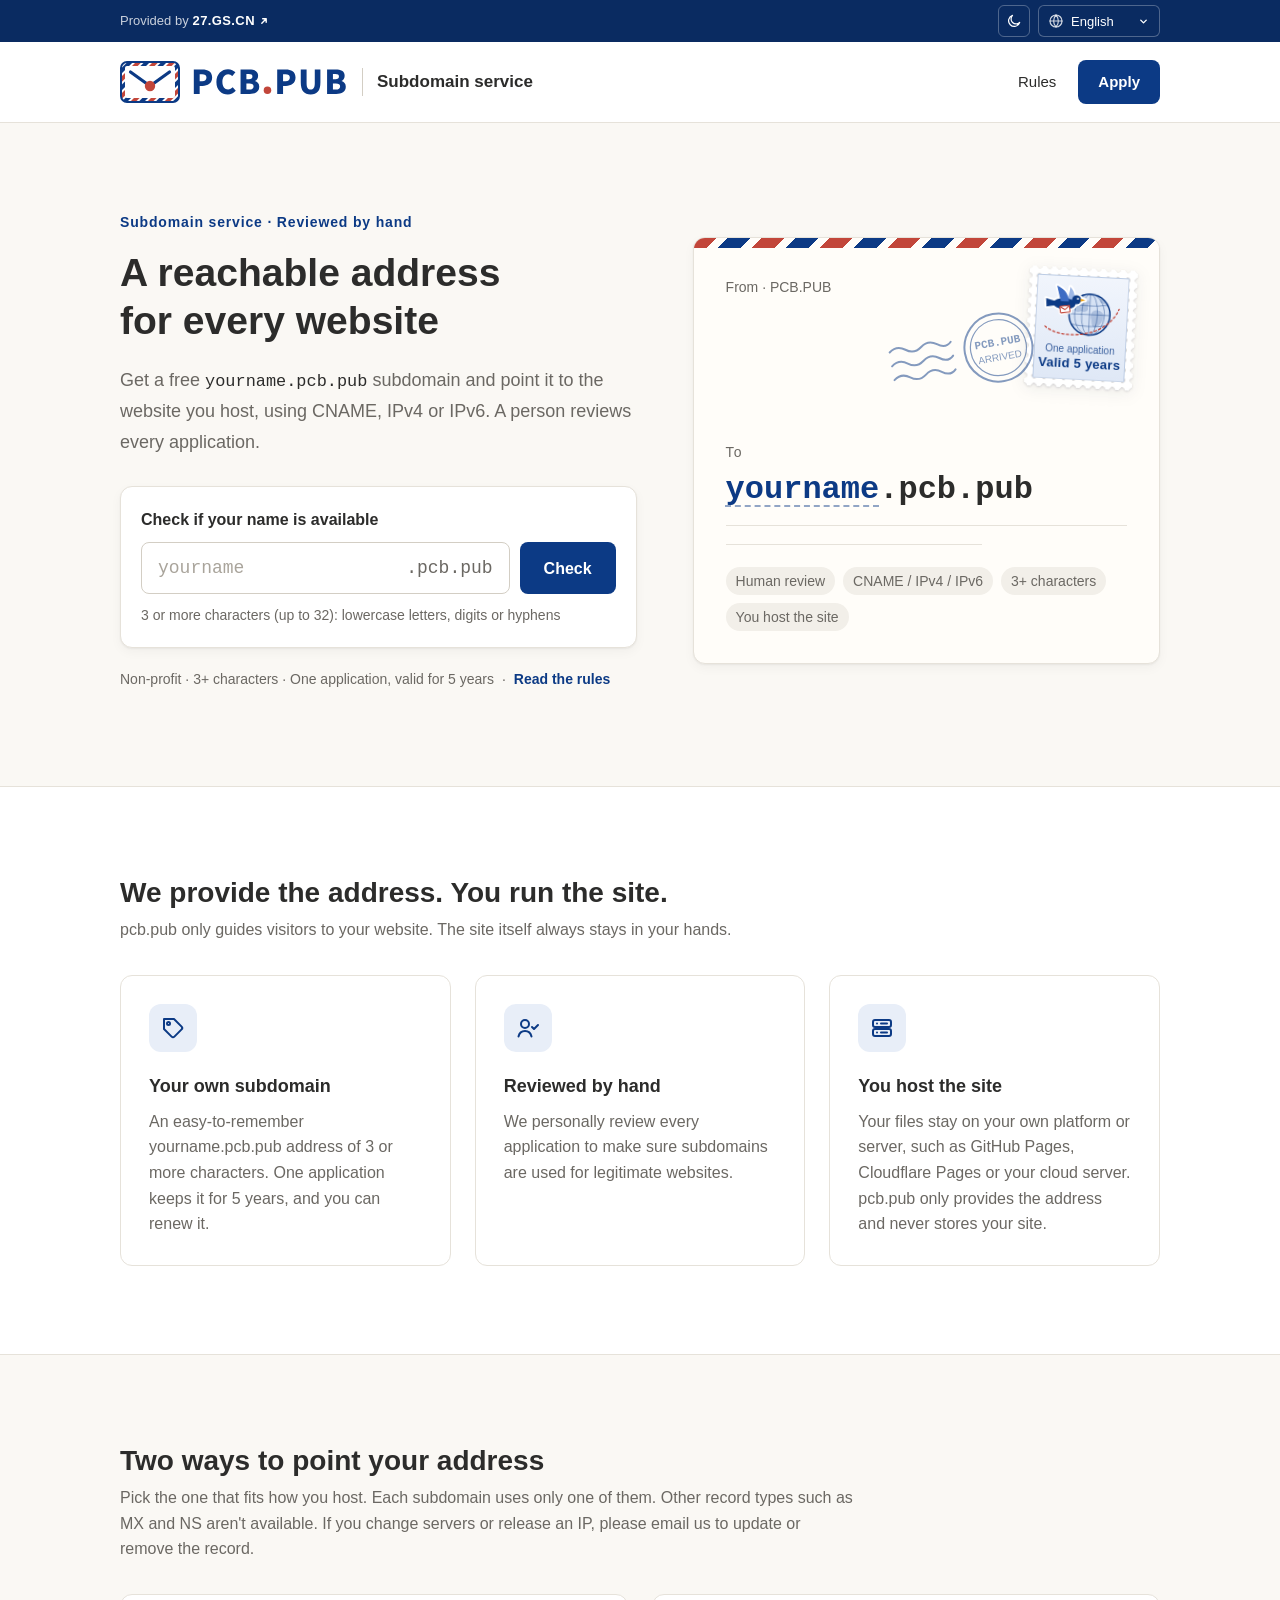
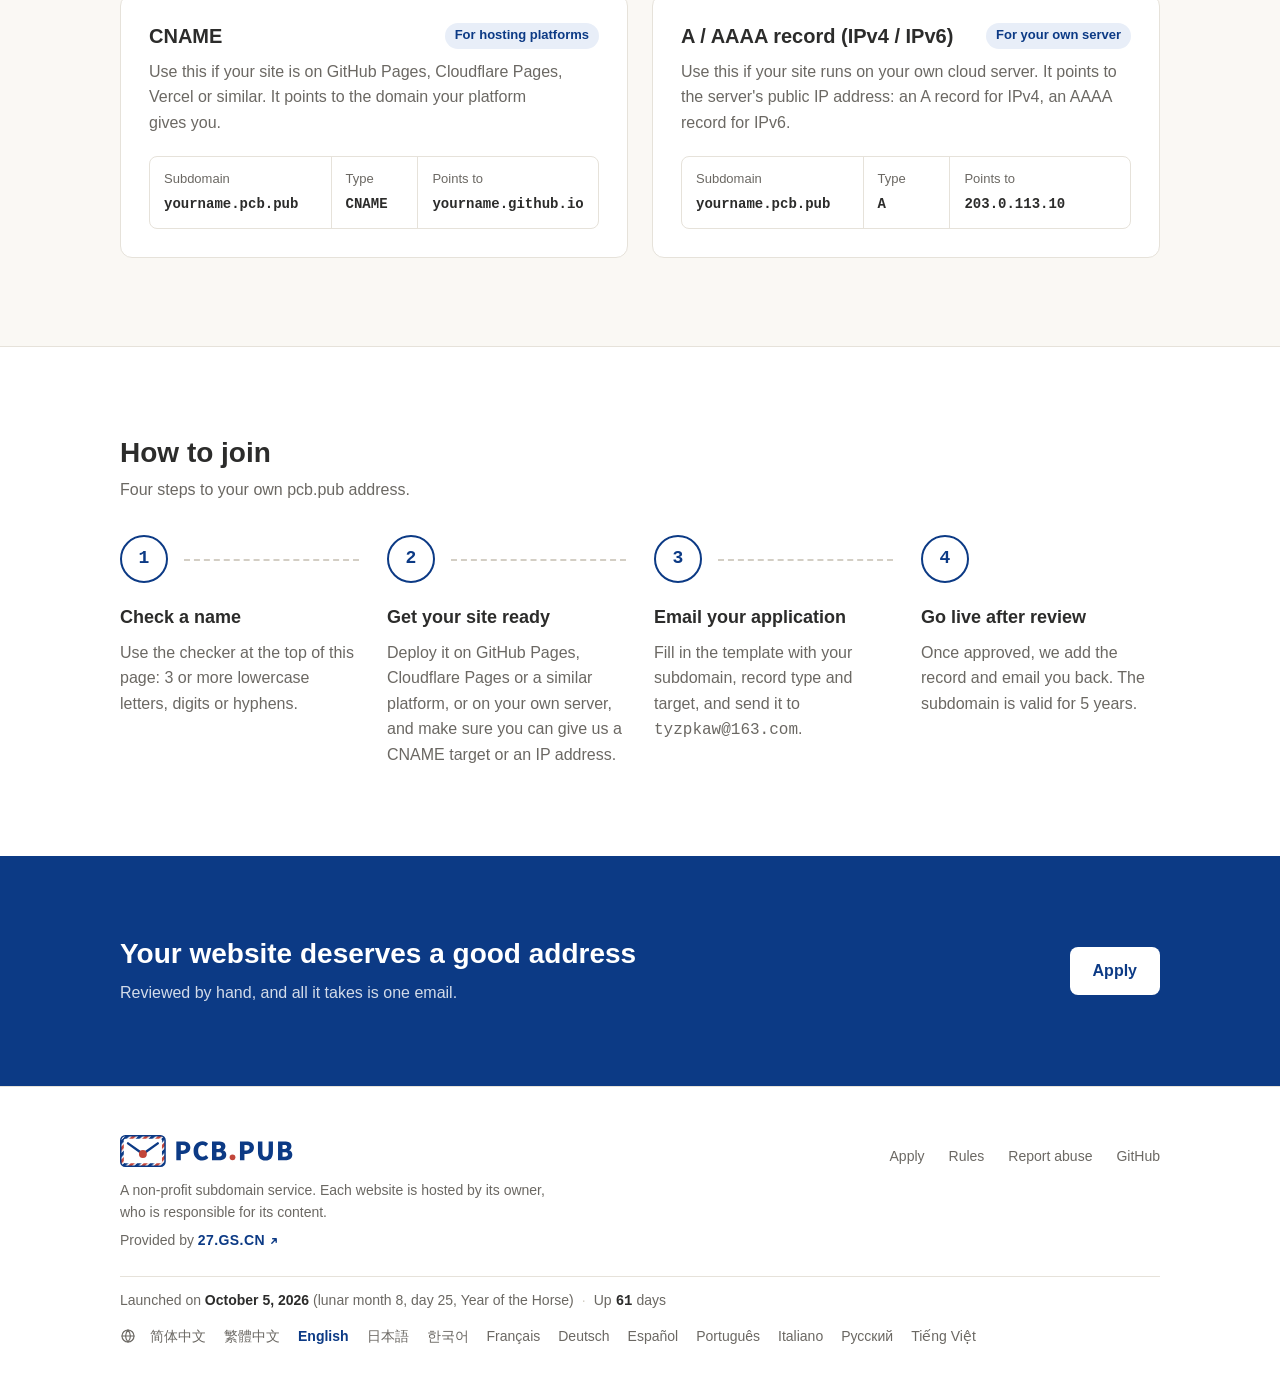
<file: index.html>
<!doctype html>
<html lang="zh-CN">
<head>
  <meta charset="utf-8">
  <meta name="viewport" content="width=device-width, initial-scale=1">
  <title data-i18n="home.title">PCB.PUB・信鸽子寻址・免费子域名</title>
  <meta name="description" content="PCB.PUB（信鸽子寻址）是非营利项目，免费提供 pcb.pub 子域名：人工审核，有效期 5 年，支持 CNAME、IPv4 与 IPv6 解析，网站由你自己托管。">
  <meta property="og:type" content="website">
  <meta property="og:url" content="https://pcb.pub/">
  <meta property="og:title" content="PCB.PUB・信鸽子寻址・免费子域名">
  <meta property="og:description" content="PCB.PUB（信鸽子寻址）是非营利项目，免费提供 pcb.pub 子域名：人工审核，有效期 5 年，支持 CNAME、IPv4 与 IPv6 解析，网站由你自己托管。">
  <meta name="theme-color" content="#0a2b61">
  <script>(function(){var t;try{t=localStorage.getItem("pcb-theme")}catch(e){}if(t!=="dark"&&t!=="light")t=window.matchMedia&&matchMedia("(prefers-color-scheme: dark)").matches?"dark":"light";document.documentElement.setAttribute("data-theme",t);if(t==="dark"){var m=document.querySelector('meta[name="theme-color"]');if(m)m.setAttribute("content","#0b1830")}})();</script>
  <link rel="icon" href="favicon.ico" sizes="32x32">
  <link rel="icon" href="assets/icon.svg" type="image/svg+xml">
  <link rel="apple-touch-icon" href="assets/icon-180.png">
  <link rel="stylesheet" href="assets/style.css">
  <script src="assets/config.js"></script>
  <script src="assets/lang.js"></script>
  <script src="assets/main.js" defer></script>
</head>
<body data-page="home">
  <a class="skip-link" href="#main" data-i18n="skip">跳到正文</a>

  <header class="site-header">
    <div class="topbar">
      <div class="container">
        <p class="provider"><span data-i18n="top.by">提供方：</span><a href="https://27.gs.cn/" target="_blank" rel="noopener">27.GS.CN<svg class="ext" viewBox="0 0 16 16" aria-hidden="true"><path d="M5.5 10.5 10.5 5.5M6.5 5.5h4v4" fill="none" stroke="currentColor" stroke-width="1.6" stroke-linecap="round" stroke-linejoin="round"/></svg></a></p>
        <div class="topbar-tools">
          <button class="theme-toggle" type="button" data-theme-toggle data-js aria-pressed="false" aria-label="夜间模式" title="夜间模式" data-i18n-attr="aria-label:theme.label;title:theme.label"><svg class="icon-moon" viewBox="0 0 24 24" fill="none" stroke="currentColor" stroke-width="1.8" stroke-linecap="round" stroke-linejoin="round" aria-hidden="true"><path d="M20.5 14.2A8.5 8.5 0 1 1 9.8 3.5a6.8 6.8 0 0 0 10.7 10.7z"/></svg><svg class="icon-sun" viewBox="0 0 24 24" fill="none" stroke="currentColor" stroke-width="1.8" stroke-linecap="round" stroke-linejoin="round" aria-hidden="true"><circle cx="12" cy="12" r="4.2"/><path d="M12 2.5v2M12 19.5v2M4.6 4.6 6 6M18 18l1.4 1.4M2.5 12h2M19.5 12h2M4.6 19.4 6 18M18 6l1.4-1.4"/></svg></button>
          <label class="lang-switch">
            <span class="sr-only" data-i18n="lang.label">语言</span>
            <svg viewBox="0 0 24 24" fill="none" stroke="currentColor" stroke-width="1.8" stroke-linecap="round" stroke-linejoin="round" aria-hidden="true"><circle cx="12" cy="12" r="9"/><path d="M3 12h18M12 3c2.4 2.6 3.6 5.6 3.6 9s-1.2 6.4-3.6 9c-2.4-2.6-3.6-5.6-3.6-9S9.6 5.6 12 3z"/></svg>
            <select data-lang-select>
              <option value="zh-CN" lang="zh-CN">简体中文</option>
              <option value="zh-TW" lang="zh-TW">繁體中文</option>
              <option value="en" lang="en">English</option>
              <option value="ja" lang="ja">日本語</option>
              <option value="ko" lang="ko">한국어</option>
              <option value="fr" lang="fr">Français</option>
              <option value="de" lang="de">Deutsch</option>
              <option value="es" lang="es">Español</option>
              <option value="pt" lang="pt">Português</option>
              <option value="it" lang="it">Italiano</option>
              <option value="ru" lang="ru">Русский</option>
              <option value="vi" lang="vi">Tiếng Việt</option>
            </select>
          </label>
        </div>
      </div>
    </div>
    <div class="mainbar">
      <div class="container">
        <a class="brand" href="./" aria-label="PCB.PUB 信鸽子寻址 首页" data-i18n-attr="aria-label:brand.home">
          <img class="brand-logo logo-light" src="assets/logo.svg" alt="PCB.PUB" width="228" height="42">
          <img class="brand-logo logo-dark" src="assets/logo-dark.svg" alt="PCB.PUB" width="228" height="42">
          <span class="brand-sub" data-i18n="brand.sub">信鸽子寻址</span>
        </a>
        <nav class="site-nav" aria-label="主导航" data-i18n-attr="aria-label:nav.label">
          <a href="rules.html" data-i18n="nav.rules">使用规则</a>
          <a class="nav-cta" href="apply.html" data-i18n="nav.apply">申请入住</a>
        </nav>
      </div>
    </div>
  </header>

  <main id="main">
    <section class="hero">
      <div class="container">
        <div class="hero-copy">
          <p class="eyebrow" data-i18n="hero.eyebrow">子域名服务・人工审核</p>
          <h1 data-i18n-html="hero.h1">给每个网络站点，<br>一个可以到达的地址</h1>
          <p class="lead" data-i18n-html="hero.lead">信鸽子寻址免费提供 <span class="mono nowrap">你的名字.pcb.pub</span> 子域名，通过 CNAME、IPv4 或 IPv6 指向你自己托管的网站。每份申请都由人工审核。</p>
          <form class="checker" action="apply.html#name" method="get" novalidate data-checker>
            <label class="checker-label" for="check-name" data-i18n="chk.label">先查一查，想要的名字还在不在</label>
            <div class="checker-row">
              <div class="checker-field">
                <input id="check-name" name="name" type="text" inputmode="url" autocomplete="off" autocapitalize="none" autocorrect="off" spellcheck="false" maxlength="63" placeholder="yourname" aria-describedby="check-hint">
                <span class="checker-suffix" aria-hidden="true">.pcb.pub</span>
              </div>
              <button class="btn btn-primary" type="submit" data-i18n="chk.submit">查询</button>
            </div>
            <p class="checker-hint" id="check-hint" data-i18n="chk.hint">3 位及以上（最多 32 位），可用小写字母、数字或连字符</p>
            <div class="checker-result" role="status" aria-live="polite" data-check-result></div>
          </form>
          <p class="hero-meta"><span data-i18n="hero.meta">非营利项目・子域名 3 位及以上・一次申请 5 年有效</span><a href="rules.html" data-i18n="hero.rules">查看使用规则</a></p>
        </div>

        <div class="envelope" aria-hidden="true">
          <div class="envelope-body">
            <p class="envelope-from" data-i18n="env.from">寄自・信鸽子寻址</p>
            <div class="stamp">
              <div class="stamp-paper">
                <div class="stamp-inner">
                  <svg class="stamp-art" viewBox="0 0 84 60" aria-hidden="true" focusable="false"><g transform="translate(50 33) scale(0.955)"><circle r="22" fill="#d6e2f4"/><path d="M-13-15c4-3 10-3 12 1 1 3-2 4-1 7s-3 5-6 4-4 2-7 0-3-5-1-7 0-3 3-5zM4-4c3-2 8-1 10 2s1 7-1 10-5 6-8 5-2-5-3-8-1-7 2-9zM10-17c3-1 7 1 8 4-2 1-5 1-7-1z" fill="#0c3a85" fill-opacity=".2"/><g fill="none" stroke="#0c3a85" stroke-width="1" stroke-opacity=".45"><ellipse rx="8.5" ry="22"/><ellipse rx="16" ry="22"/><path d="M0-22V22M-22 0H22M-19-11Q0-7.5 19-11M-19 11Q0 14.5 19 11"/></g><circle r="22" fill="none" stroke="#0c3a85" stroke-width="1.6"/></g><path d="M5 47C20 60 68 58 80 26" fill="none" stroke="#c2463a" stroke-width="1.3" stroke-dasharray="2.2 2.6" stroke-linecap="round"/><g transform="translate(1 4) scale(.76)"><g fill="#fff" stroke="#fff" stroke-width="5" stroke-linejoin="round"><path d="M43 21C44 13 42 7 37 2C36 9 35 15 33 21Z"/><path d="M17 22L5 19L6 30L17 28Z"/><ellipse cx="30" cy="25" rx="15" ry="7.5"/><circle cx="46" cy="19" r="6"/><path d="M51.5 17.2L58 19.2L51.5 21.4Z"/><path d="M36 22C35 12 29 5 19 1C21 9 23 16 25 22Z"/><g transform="translate(24 29) rotate(-8)"><rect width="13" height="9" rx="1"/></g></g><path d="M43 21C44 13 42 7 37 2C36 9 35 15 33 21Z" fill="#9db7e6"/><g fill="#0c3a85"><path d="M17 22L5 19L6 30L17 28Z"/><ellipse cx="30" cy="25" rx="15" ry="7.5"/><circle cx="46" cy="19" r="6"/></g><path d="M51.5 17.2L58 19.2L51.5 21.4Z" fill="#f2a516"/><circle cx="47.8" cy="17.6" r="1.3" fill="#fff"/><g transform="translate(24 29) rotate(-8)"><rect width="13" height="9" rx="1" fill="#fff" stroke="#c2463a" stroke-width="1.5"/><path d="M1.2 1.3l5.3 3.8 5.3-3.8" fill="none" stroke="#c2463a" stroke-width="1.3" stroke-linecap="round" stroke-linejoin="round"/></g><path d="M36 22C35 12 29 5 19 1C21 9 23 16 25 22Z" fill="#3d6cc4"/></g></svg>
                  <p class="stamp-text"><span data-i18n="env.stamp1">一次申请</span><b data-i18n="env.stamp2">5年有效</b></p>
                </div>
              </div>
            </div>
            <svg class="postmark" viewBox="0 0 150 80">
              <g fill="none" stroke="currentColor" stroke-width="2" stroke-linecap="round">
                <path d="M4 26q8-6 16 0t16 0t16 0t14 0"/>
                <path d="M4 40q8-6 16 0t16 0t16 0t14 0"/>
                <path d="M4 54q8-6 16 0t16 0t16 0t14 0"/>
                <circle cx="112" cy="40" r="34"/>
                <circle cx="112" cy="40" r="28" stroke-width="1.2"/>
              </g>
              <text x="112" y="38" text-anchor="middle" font-size="11" font-weight="700" fill="currentColor" font-family="ui-monospace, Menlo, Consolas, monospace">PCB.PUB</text>
              <text x="112" y="53" text-anchor="middle" font-size="10" fill="currentColor" data-i18n="env.postmark">已寄达</text>
            </svg>
            <div class="envelope-to">
              <p class="envelope-label" data-i18n="env.to">寄往</p>
              <p class="address"><span class="slot" data-slot>yourname</span>.pcb.pub</p>
              <div class="address-line"></div>
              <div class="tag-row">
                <span class="tag" data-i18n="tag.review">人工审核</span>
                <span class="tag" data-i18n="tag.dns">CNAME／IPv4／IPv6</span>
                <span class="tag" data-i18n="tag.len">子域名 3 位及以上</span>
                <span class="tag" data-i18n="tag.hosted">网站由你托管</span>
              </div>
            </div>
          </div>
        </div>
      </div>
    </section>

    <section class="section" aria-labelledby="feat-title">
      <div class="container">
        <div class="section-head">
          <div>
            <h2 id="feat-title" data-i18n="feat.title">我们提供地址，你掌管网站</h2>
            <p data-i18n="feat.sub">pcb.pub 只负责把访客指引到你的网站，网站本身始终在你手里。</p>
          </div>
        </div>
        <div class="feature-grid">
          <article class="feature">
            <div class="feature-icon" aria-hidden="true"><svg viewBox="0 0 24 24" fill="none" stroke="currentColor" stroke-width="2" stroke-linecap="round" stroke-linejoin="round"><path d="M20.6 13.4 13.4 20.6a2 2 0 0 1-2.8 0L3 13V3h10l7.6 7.6a2 2 0 0 1 0 2.8z"/><circle cx="7.5" cy="7.5" r="1.5"/></svg></div>
            <h3 data-i18n="feat.1t">专属子域名</h3>
            <p data-i18n="feat.1d">一个好记的 yourname.pcb.pub 地址，名字 3 位及以上。一次申请有效 5 年，到期可以续期。</p>
          </article>
          <article class="feature">
            <div class="feature-icon" aria-hidden="true"><svg viewBox="0 0 24 24" fill="none" stroke="currentColor" stroke-width="2" stroke-linecap="round" stroke-linejoin="round"><circle cx="9" cy="8" r="4"/><path d="M2.5 20.5c.8-3.6 3.4-5.5 6.5-5.5s5.7 1.9 6.5 5.5"/><path d="m16 11 2 2 4-4"/></svg></div>
            <h3 data-i18n="feat.2t">人工审核</h3>
            <p data-i18n="feat.2d">每份申请都由站长亲自查看，确保子域名用在正当的网络站点上。</p>
          </article>
          <article class="feature">
            <div class="feature-icon" aria-hidden="true"><svg viewBox="0 0 24 24" fill="none" stroke="currentColor" stroke-width="2" stroke-linecap="round" stroke-linejoin="round"><rect x="3" y="4" width="18" height="7" rx="2"/><rect x="3" y="13" width="18" height="7" rx="2"/><path d="M7 7.5h.01M7 16.5h.01M11 7.5h6M11 16.5h6"/></svg></div>
            <h3 data-i18n="feat.3t">网站由你托管</h3>
            <p data-i18n="feat.3d">网站文件放在你自己的平台或服务器上，比如 GitHub Pages、Cloudflare Pages，或你的云服务器。pcb.pub 只提供地址，不存放你的网站。</p>
          </article>
        </div>
      </div>
    </section>

    <section class="section section-paper" id="records" aria-labelledby="rec-title">
      <div class="container">
        <div class="section-head">
          <div>
            <h2 id="rec-title" data-i18n="rec.title">两种解析方式</h2>
            <p data-i18n="rec.sub">按你的托管方式二选一，每个子域名只能使用其中一种。暂不开放 MX、NS 等其他记录类型。更换服务器或停用 IP 时，请及时来信修改或删除解析。</p>
          </div>
        </div>
        <div class="record-grid">
          <article class="record-card">
            <div class="record-head">
              <h3>CNAME</h3>
              <span class="badge" data-i18n="rec.cname.badge">适合托管平台</span>
            </div>
            <p data-i18n="rec.cname.desc">网站在 GitHub Pages、Cloudflare Pages、Vercel 等平台上时使用，指向平台提供给你的域名。</p>
            <dl class="record">
              <div><dt data-i18n="rec.k.name">子域名</dt><dd>yourname.pcb.pub</dd></div>
              <div><dt data-i18n="rec.k.type">类型</dt><dd>CNAME</dd></div>
              <div><dt data-i18n="rec.k.target">指向</dt><dd>yourname.github.io</dd></div>
            </dl>
          </article>
          <article class="record-card">
            <div class="record-head">
              <h3 data-i18n="rec.a.title">A／AAAA 记录（IPv4／IPv6）</h3>
              <span class="badge" data-i18n="rec.a.badge">适合自有服务器</span>
            </div>
            <p data-i18n="rec.a.desc">网站在你自己的云服务器上时使用，指向服务器的公网 IP 地址：IPv4 用 A 记录，IPv6 用 AAAA 记录。</p>
            <dl class="record">
              <div><dt data-i18n="rec.k.name">子域名</dt><dd>yourname.pcb.pub</dd></div>
              <div><dt data-i18n="rec.k.type">类型</dt><dd>A</dd></div>
              <div><dt data-i18n="rec.k.target">指向</dt><dd>203.0.113.10</dd></div>
            </dl>
          </article>
        </div>
      </div>
    </section>

    <section class="section" aria-labelledby="how-title">
      <div class="container">
        <div class="section-head">
          <div>
            <h2 id="how-title" data-i18n="steps.title">怎么入住</h2>
            <p data-i18n="steps.sub">四步，就能拥有自己的 pcb.pub 地址。</p>
          </div>
        </div>
        <ol class="steps">
          <li class="step">
            <div class="step-num" aria-hidden="true">1</div>
            <h3 data-i18n="steps.1t">查一查名字</h3>
            <p data-i18n="steps.1d">在页面顶部查询想要的子域名：3 位及以上，可用小写字母、数字或连字符。</p>
          </li>
          <li class="step">
            <div class="step-num" aria-hidden="true">2</div>
            <h3 data-i18n="steps.2t">准备好网站</h3>
            <p data-i18n="steps.2d">部署在 GitHub Pages、Cloudflare Pages 等平台，或你自己的服务器上，确认能提供 CNAME 记录值或 IP 地址。</p>
          </li>
          <li class="step">
            <div class="step-num" aria-hidden="true">3</div>
            <h3 data-i18n="steps.3t">发邮件申请</h3>
            <p data-i18n-html="steps.3d">按模板写明子域名、解析方式和目标地址，发送到 <span class="mono">tyzpkaw@163.com</span>。</p>
          </li>
          <li class="step">
            <div class="step-num" aria-hidden="true">4</div>
            <h3 data-i18n="steps.4t">审核后开通</h3>
            <p data-i18n="steps.4d">人工审核通过后，我们为你添加解析并回信通知，有效期 5 年。</p>
          </li>
        </ol>
      </div>
    </section>

    <section class="cta">
      <div class="container">
        <div>
          <h2 data-i18n="cta.title">你的网络站点，也值得一个好地址</h2>
          <p data-i18n="cta.sub">人工审核，一封邮件就能申请。</p>
        </div>
        <a class="btn btn-light" href="apply.html" data-i18n="nav.apply">申请入住</a>
      </div>
    </section>
  </main>

  <footer class="site-footer">
    <div class="container">
      <div class="footer-top">
        <div class="footer-brand">
          <img class="logo-light" src="assets/logo.svg" alt="PCB.PUB" width="174" height="32">
          <img class="logo-dark" src="assets/logo-dark.svg" alt="PCB.PUB" width="174" height="32">
          <p data-i18n="footer.desc">非营利的子域名服务。网站由各自站长托管，内容由站长负责。</p>
          <p class="footer-by"><span data-i18n="top.by">提供方：</span><a href="https://27.gs.cn/" target="_blank" rel="noopener">27.GS.CN<svg class="ext" viewBox="0 0 16 16" aria-hidden="true"><path d="M5.5 10.5 10.5 5.5M6.5 5.5h4v4" fill="none" stroke="currentColor" stroke-width="1.6" stroke-linecap="round" stroke-linejoin="round"/></svg></a></p>
        </div>
        <nav class="footer-links" aria-label="页脚导航" data-i18n-attr="aria-label:footer.label">
          <a href="apply.html" data-i18n="nav.apply">申请入住</a>
          <a href="rules.html" data-i18n="nav.rules">使用规则</a>
          <a href="mailto:tyzpkaw@163.com?subject=%E4%B8%BE%E6%8A%A5%20xxx.pcb.pub" data-mail="report" data-i18n="footer.report">举报违规</a>
          <a href="https://github.com/27gscn/pcb.pub">GitHub</a>
        </nav>
      </div>
      <div class="footer-bottom">
        <p class="footer-status" data-js>
          <span><span data-i18n="status.since">建站于</span> <b class="footer-date"><span data-launch-solar>2026年10月5日</span><span class="footer-lunar" data-launch-lunar>（农历丙午年八月廿五）</span></b></span>
          <span><span data-i18n="stat.running">已运行</span> <b data-days>0</b> <span data-i18n="stat.days">天</span></span>
          <span data-stats><span data-i18n="stat.pv">浏览</span> <b data-stat="pv">—</b></span>
          <span data-stats><span data-i18n="stat.uv">访客</span> <b data-stat="uv">—</b></span>
          <span data-online hidden><i class="live-dot" aria-hidden="true"></i><span data-i18n="stat.online">在线</span> <b data-stat="online">—</b></span>
        </p>
        <nav class="lang-list" aria-label="语言" data-i18n-attr="aria-label:lang.label">
          <svg viewBox="0 0 24 24" fill="none" stroke="currentColor" stroke-width="1.8" stroke-linecap="round" stroke-linejoin="round" aria-hidden="true"><circle cx="12" cy="12" r="9"/><path d="M3 12h18M12 3c2.4 2.6 3.6 5.6 3.6 9s-1.2 6.4-3.6 9c-2.4-2.6-3.6-5.6-3.6-9S9.6 5.6 12 3z"/></svg>
          <a href="?lang=zh-CN" data-lang="zh-CN" lang="zh-CN" hreflang="zh-CN">简体中文</a>
          <a href="?lang=zh-TW" data-lang="zh-TW" lang="zh-TW" hreflang="zh-TW">繁體中文</a>
          <a href="?lang=en" data-lang="en" lang="en" hreflang="en">English</a>
          <a href="?lang=ja" data-lang="ja" lang="ja" hreflang="ja">日本語</a>
          <a href="?lang=ko" data-lang="ko" lang="ko" hreflang="ko">한국어</a>
          <a href="?lang=fr" data-lang="fr" lang="fr" hreflang="fr">Français</a>
          <a href="?lang=de" data-lang="de" lang="de" hreflang="de">Deutsch</a>
          <a href="?lang=es" data-lang="es" lang="es" hreflang="es">Español</a>
          <a href="?lang=pt" data-lang="pt" lang="pt" hreflang="pt">Português</a>
          <a href="?lang=it" data-lang="it" lang="it" hreflang="it">Italiano</a>
          <a href="?lang=ru" data-lang="ru" lang="ru" hreflang="ru">Русский</a>
          <a href="?lang=vi" data-lang="vi" lang="vi" hreflang="vi">Tiếng Việt</a>
        </nav>
      </div>
      <span id="busuanzi_value_site_pv" hidden></span><span id="busuanzi_value_site_uv" hidden></span>
    </div>
  </footer>
  <button class="to-top" type="button" data-to-top data-js aria-label="回到顶部" title="回到顶部" data-i18n-attr="aria-label:ui.top;title:ui.top"><svg viewBox="0 0 24 24" fill="none" stroke="currentColor" stroke-width="2" stroke-linecap="round" stroke-linejoin="round" aria-hidden="true"><path d="M12 19V5M5.5 11.5 12 5l6.5 6.5"/></svg></button>
</body>
</html>
</file>
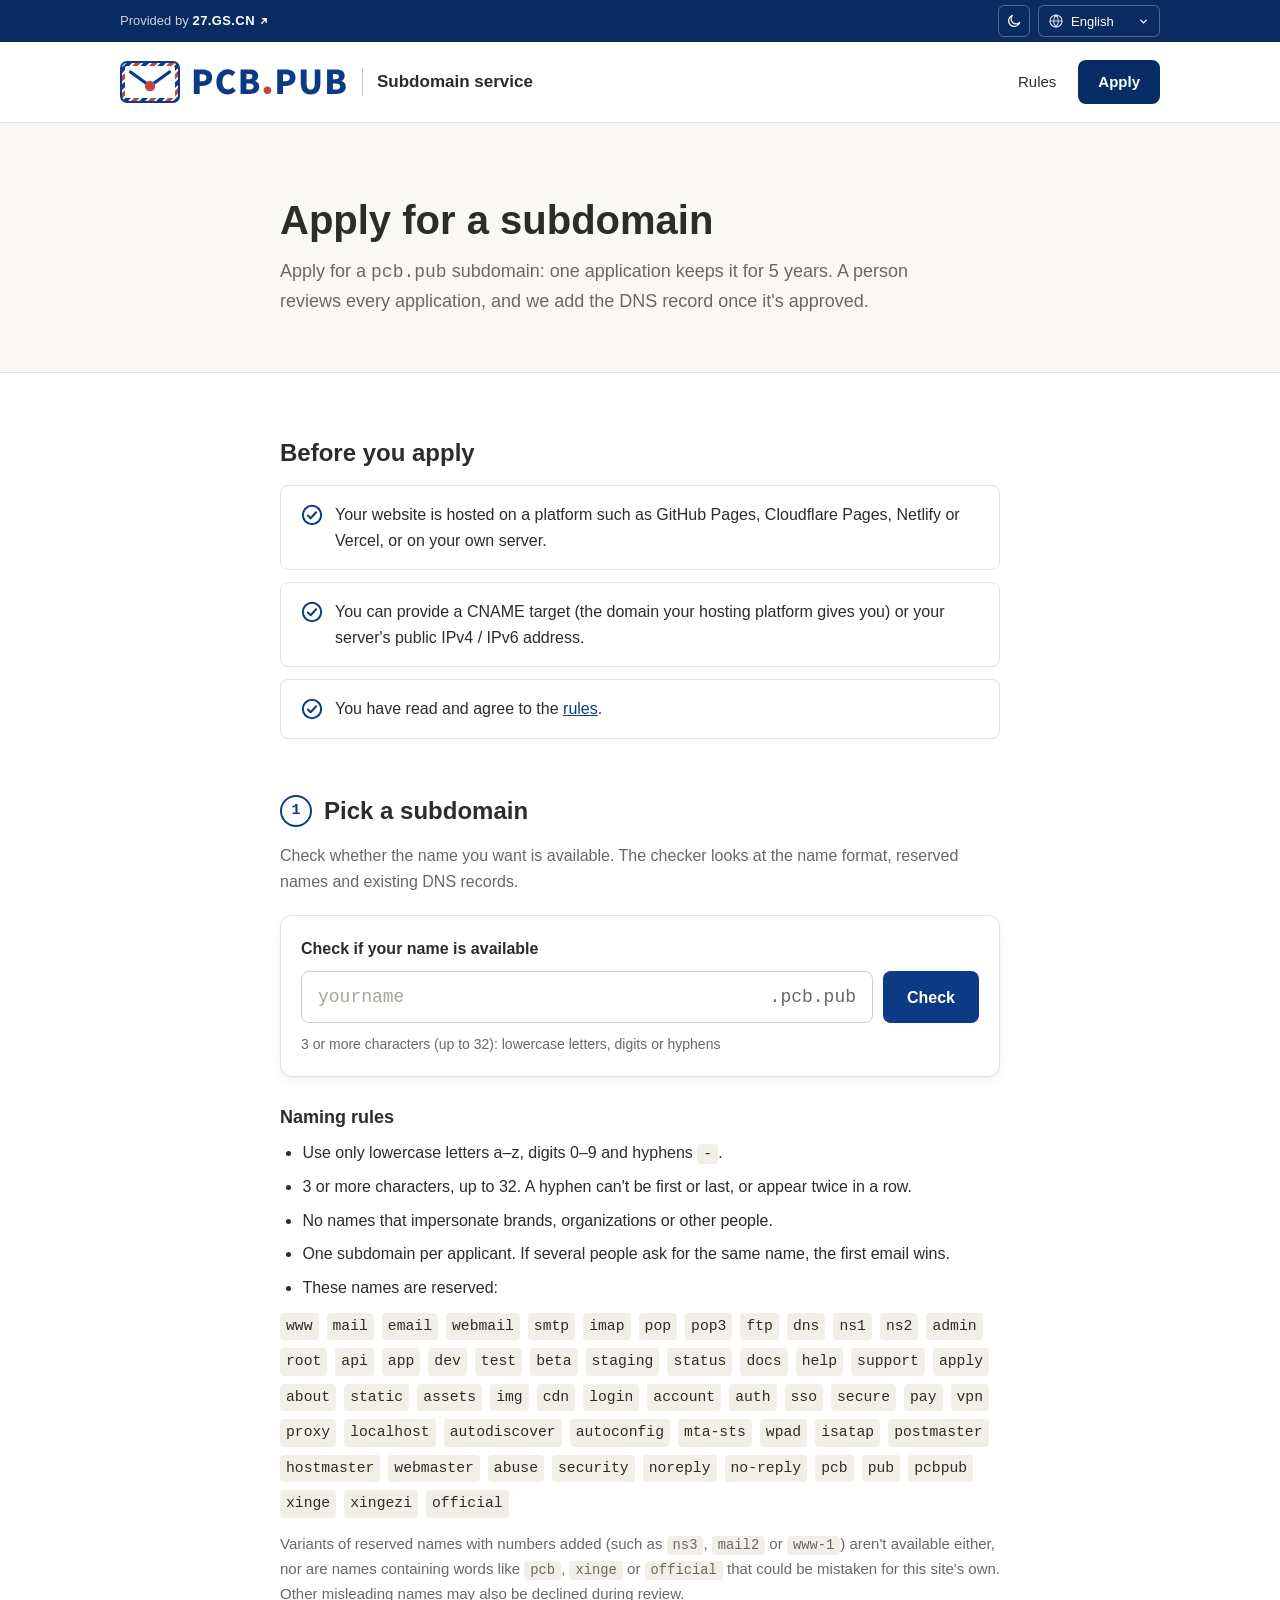
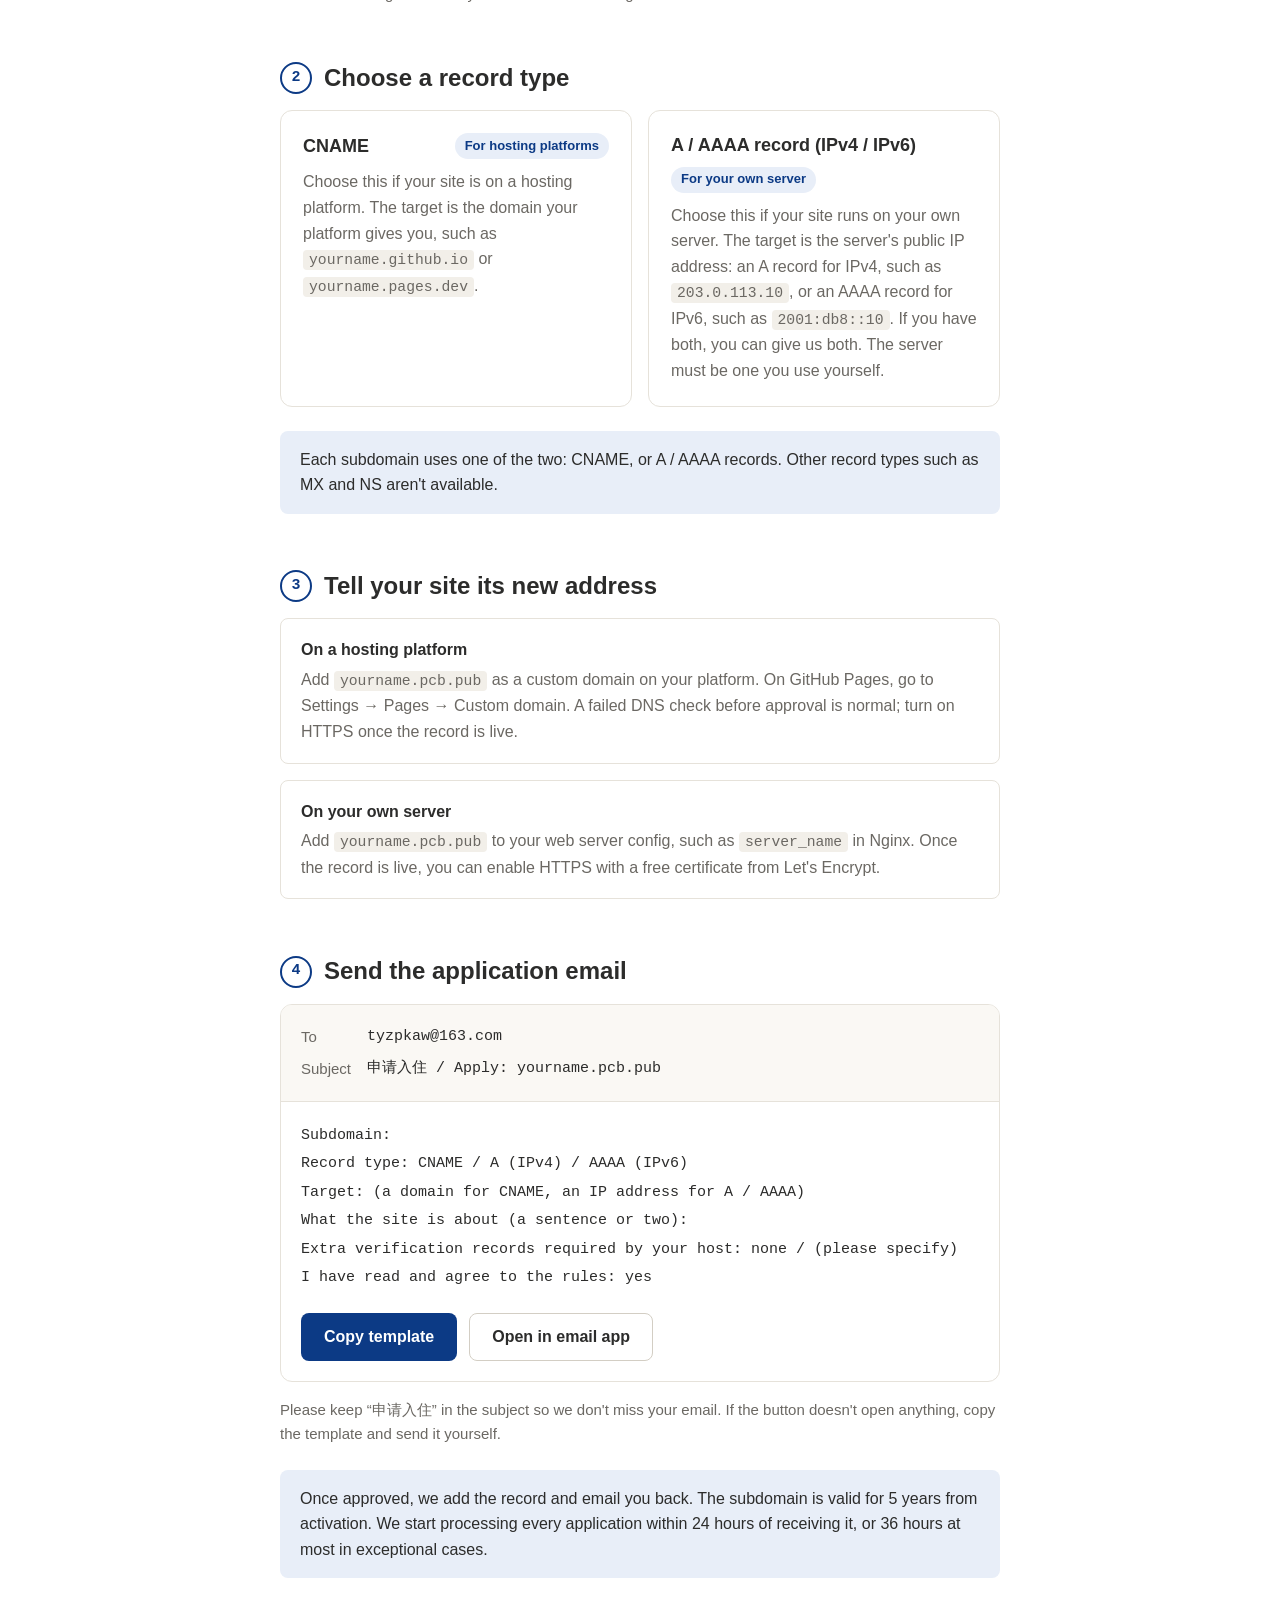
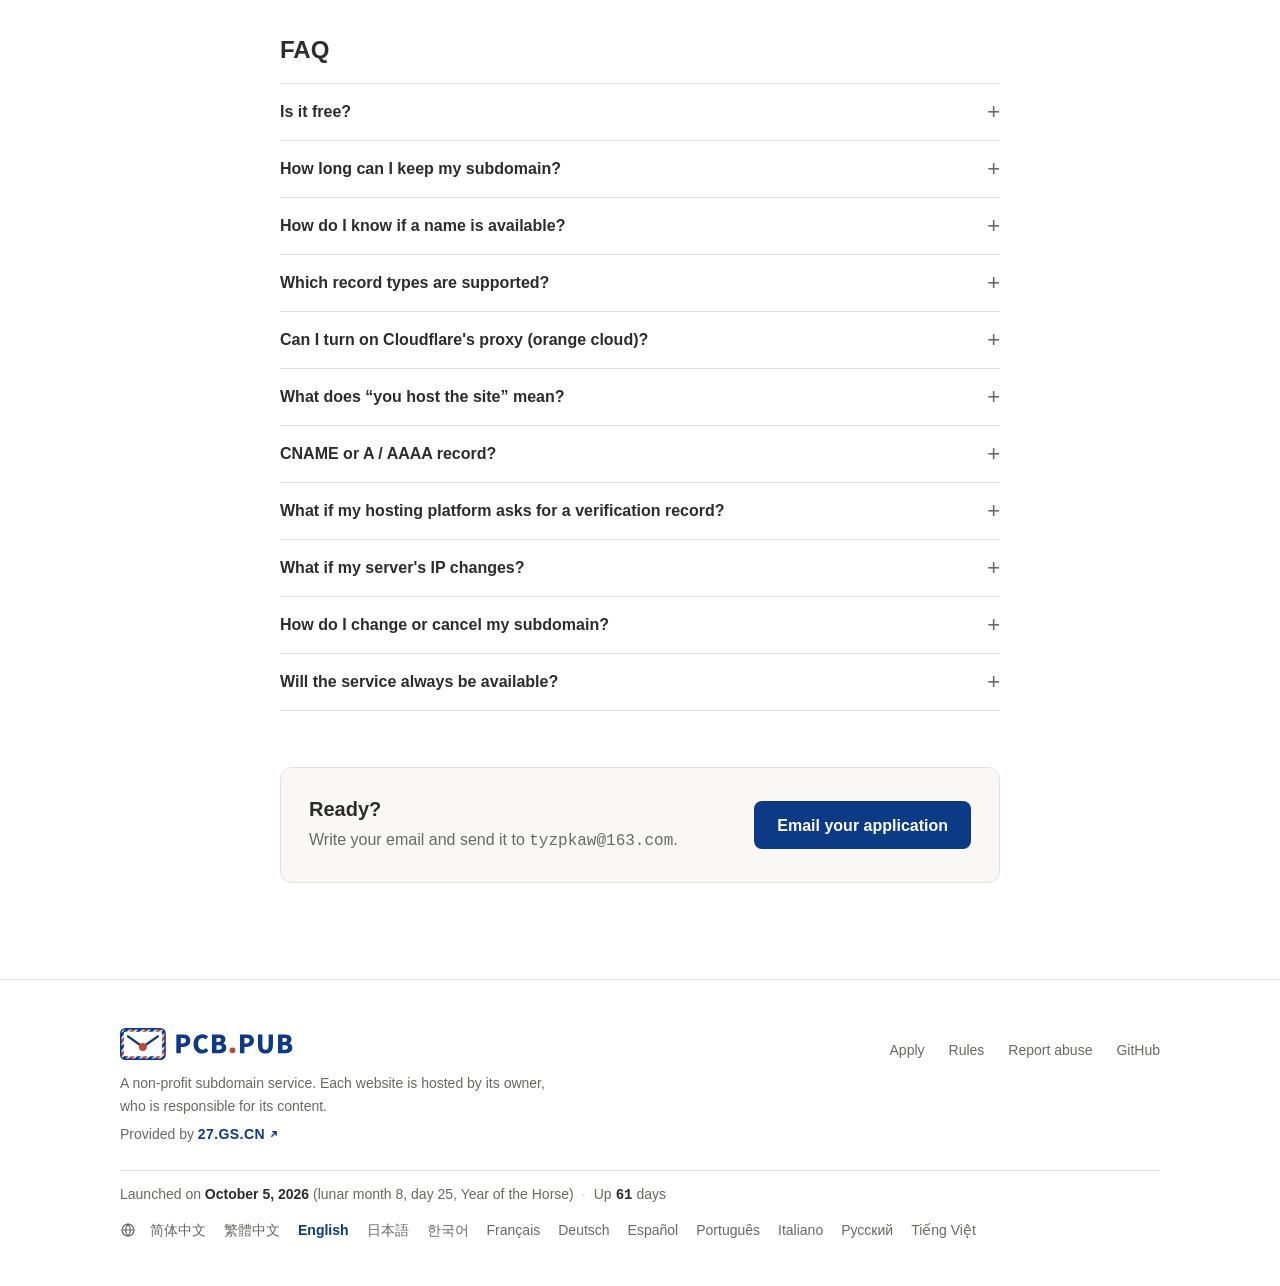
<file: apply.html>
<!doctype html>
<html lang="zh-CN">
<head>
  <meta charset="utf-8">
  <meta name="viewport" content="width=device-width, initial-scale=1">
  <title data-i18n="apply.title">申请入住・PCB.PUB</title>
  <meta name="description" content="免费申请 pcb.pub 子域名：查询名字是否可用，选择 CNAME 或 A／AAAA 记录，按模板发邮件即可。人工审核，有效期 5 年。">
  <meta property="og:type" content="website">
  <meta property="og:url" content="https://pcb.pub/apply.html">
  <meta property="og:title" content="申请入住・PCB.PUB">
  <meta property="og:description" content="免费申请 pcb.pub 子域名：查询名字是否可用，选择 CNAME 或 A／AAAA 记录，按模板发邮件即可。人工审核，有效期 5 年。">
  <meta name="theme-color" content="#0a2b61">
  <script>(function(){var t;try{t=localStorage.getItem("pcb-theme")}catch(e){}if(t!=="dark"&&t!=="light")t=window.matchMedia&&matchMedia("(prefers-color-scheme: dark)").matches?"dark":"light";document.documentElement.setAttribute("data-theme",t);if(t==="dark"){var m=document.querySelector('meta[name="theme-color"]');if(m)m.setAttribute("content","#0b1830")}})();</script>
  <link rel="icon" href="favicon.ico" sizes="32x32">
  <link rel="icon" href="assets/icon.svg" type="image/svg+xml">
  <link rel="apple-touch-icon" href="assets/icon-180.png">
  <link rel="stylesheet" href="assets/style.css">
  <script src="assets/config.js"></script>
  <script src="assets/lang.js"></script>
  <script src="assets/main.js" defer></script>
</head>
<body data-page="apply">
  <a class="skip-link" href="#main" data-i18n="skip">跳到正文</a>

  <header class="site-header">
    <div class="topbar">
      <div class="container">
        <p class="provider"><span data-i18n="top.by">提供方：</span><a href="https://27.gs.cn/" target="_blank" rel="noopener">27.GS.CN<svg class="ext" viewBox="0 0 16 16" aria-hidden="true"><path d="M5.5 10.5 10.5 5.5M6.5 5.5h4v4" fill="none" stroke="currentColor" stroke-width="1.6" stroke-linecap="round" stroke-linejoin="round"/></svg></a></p>
        <div class="topbar-tools">
          <button class="theme-toggle" type="button" data-theme-toggle data-js aria-pressed="false" aria-label="夜间模式" title="夜间模式" data-i18n-attr="aria-label:theme.label;title:theme.label"><svg class="icon-moon" viewBox="0 0 24 24" fill="none" stroke="currentColor" stroke-width="1.8" stroke-linecap="round" stroke-linejoin="round" aria-hidden="true"><path d="M20.5 14.2A8.5 8.5 0 1 1 9.8 3.5a6.8 6.8 0 0 0 10.7 10.7z"/></svg><svg class="icon-sun" viewBox="0 0 24 24" fill="none" stroke="currentColor" stroke-width="1.8" stroke-linecap="round" stroke-linejoin="round" aria-hidden="true"><circle cx="12" cy="12" r="4.2"/><path d="M12 2.5v2M12 19.5v2M4.6 4.6 6 6M18 18l1.4 1.4M2.5 12h2M19.5 12h2M4.6 19.4 6 18M18 6l1.4-1.4"/></svg></button>
          <label class="lang-switch">
            <span class="sr-only" data-i18n="lang.label">语言</span>
            <svg viewBox="0 0 24 24" fill="none" stroke="currentColor" stroke-width="1.8" stroke-linecap="round" stroke-linejoin="round" aria-hidden="true"><circle cx="12" cy="12" r="9"/><path d="M3 12h18M12 3c2.4 2.6 3.6 5.6 3.6 9s-1.2 6.4-3.6 9c-2.4-2.6-3.6-5.6-3.6-9S9.6 5.6 12 3z"/></svg>
            <select data-lang-select>
              <option value="zh-CN" lang="zh-CN">简体中文</option>
              <option value="zh-TW" lang="zh-TW">繁體中文</option>
              <option value="en" lang="en">English</option>
              <option value="ja" lang="ja">日本語</option>
              <option value="ko" lang="ko">한국어</option>
              <option value="fr" lang="fr">Français</option>
              <option value="de" lang="de">Deutsch</option>
              <option value="es" lang="es">Español</option>
              <option value="pt" lang="pt">Português</option>
              <option value="it" lang="it">Italiano</option>
              <option value="ru" lang="ru">Русский</option>
              <option value="vi" lang="vi">Tiếng Việt</option>
            </select>
          </label>
        </div>
      </div>
    </div>
    <div class="mainbar">
      <div class="container">
        <a class="brand" href="./" aria-label="PCB.PUB 信鸽子寻址 首页" data-i18n-attr="aria-label:brand.home">
          <img class="brand-logo logo-light" src="assets/logo.svg" alt="PCB.PUB" width="228" height="42">
          <img class="brand-logo logo-dark" src="assets/logo-dark.svg" alt="PCB.PUB" width="228" height="42">
          <span class="brand-sub" data-i18n="brand.sub">信鸽子寻址</span>
        </a>
        <nav class="site-nav" aria-label="主导航" data-i18n-attr="aria-label:nav.label">
          <a href="rules.html" data-i18n="nav.rules">使用规则</a>
          <a class="nav-cta" href="apply.html" aria-current="page" data-i18n="nav.apply">申请入住</a>
        </nav>
      </div>
    </div>
  </header>

  <main id="main">
    <section class="page-hero">
      <div class="container container-narrow">
        <h1 data-i18n="apply.h1">申请入住</h1>
        <p data-i18n-html="apply.lead">申请一个 <span class="mono nowrap">pcb.pub</span> 子域名，一次申请有效 5 年。每份申请都由人工审核，通过后为你添加解析。</p>
      </div>
    </section>

    <div class="doc">
      <div class="container container-narrow">
        <section aria-labelledby="before-title">
          <h2 id="before-title" data-i18n="before.title">申请前，请确认</h2>
          <ul class="checklist">
            <li><svg viewBox="0 0 24 24" fill="none" stroke="currentColor" stroke-width="2.2" stroke-linecap="round" stroke-linejoin="round" aria-hidden="true"><circle cx="12" cy="12" r="10"/><path d="m7.5 12.5 3 3 6-6.5"/></svg><span data-i18n="before.1">网站托管在 GitHub Pages、Cloudflare Pages、Netlify、Vercel 等平台，或你自己的服务器上。</span></li>
            <li><svg viewBox="0 0 24 24" fill="none" stroke="currentColor" stroke-width="2.2" stroke-linecap="round" stroke-linejoin="round" aria-hidden="true"><circle cx="12" cy="12" r="10"/><path d="m7.5 12.5 3 3 6-6.5"/></svg><span data-i18n="before.2">你能提供 CNAME 记录值（托管平台提供的域名），或服务器的公网 IPv4／IPv6 地址。</span></li>
            <li><svg viewBox="0 0 24 24" fill="none" stroke="currentColor" stroke-width="2.2" stroke-linecap="round" stroke-linejoin="round" aria-hidden="true"><circle cx="12" cy="12" r="10"/><path d="m7.5 12.5 3 3 6-6.5"/></svg><span data-i18n-html="before.3">你已阅读并同意<a href="rules.html">使用规则</a>。</span></li>
          </ul>
        </section>

        <section id="name" aria-labelledby="name-title">
          <h2 id="name-title"><span class="num" aria-hidden="true">1</span><span data-i18n="name.title">想好子域名</span></h2>
          <p class="muted" data-i18n="name.sub">先查一查想要的名字能不能申请。查询会检查名称格式、保留名称和现有解析记录。</p>
          <form class="checker" action="apply.html#name" method="get" novalidate data-checker>
            <label class="checker-label" for="check-name" data-i18n="chk.label">先查一查，想要的名字还在不在</label>
            <div class="checker-row">
              <div class="checker-field">
                <input id="check-name" name="name" type="text" inputmode="url" autocomplete="off" autocapitalize="none" autocorrect="off" spellcheck="false" maxlength="63" placeholder="yourname" aria-describedby="check-hint">
                <span class="checker-suffix" aria-hidden="true">.pcb.pub</span>
              </div>
              <button class="btn btn-primary" type="submit" data-i18n="chk.submit">查询</button>
            </div>
            <p class="checker-hint" id="check-hint" data-i18n="chk.hint">3 位及以上（最多 32 位），可用小写字母、数字或连字符</p>
            <div class="checker-result" role="status" aria-live="polite" data-check-result></div>
          </form>
          <h3 data-i18n="naming.title">命名要求</h3>
          <ul data-i18n-html="naming.list">
            <li>只能使用小写字母 a～z、数字 0～9 和连字符 <code>-</code>。</li>
            <li>长度 3 位及以上，最多 32 位；不能以连字符开头或结尾，也不能连续使用两个连字符。</li>
            <li>不接受冒充品牌、机构或他人的名称。</li>
            <li>每位申请者限申请一个子域名；同一名称有多人申请时，按邮件到达先后处理。</li>
            <li>以下名称保留，不开放申请：</li>
          </ul>
          <div class="reserved" data-reserved><code>www</code><code>mail</code><code>email</code><code>webmail</code><code>smtp</code><code>imap</code><code>pop</code><code>pop3</code><code>ftp</code><code>dns</code><code>ns1</code><code>ns2</code><code>admin</code><code>root</code><code>api</code><code>app</code><code>dev</code><code>test</code><code>beta</code><code>staging</code><code>status</code><code>docs</code><code>help</code><code>support</code><code>apply</code><code>about</code><code>static</code><code>assets</code><code>img</code><code>cdn</code><code>login</code><code>account</code><code>auth</code><code>sso</code><code>secure</code><code>pay</code><code>vpn</code><code>proxy</code><code>localhost</code><code>autodiscover</code><code>autoconfig</code><code>mta-sts</code><code>wpad</code><code>isatap</code><code>postmaster</code><code>hostmaster</code><code>webmaster</code><code>abuse</code><code>security</code><code>noreply</code><code>no-reply</code><code>pcb</code><code>pub</code><code>pcbpub</code><code>xinge</code><code>xingezi</code><code>official</code></div>
          <p class="naming-more" data-i18n-html="naming.more">保留名称加数字的变体（如 <code>ns3</code>、<code>mail2</code>、<code>www-1</code>），以及含有 <code>pcb</code>、<code>xinge</code>、<code>official</code> 等字样、容易被误认为本站官方的名称，同样不开放申请。其他容易引起误解的名称，审核时也可能不予通过。</p>
        </section>

        <section id="type" aria-labelledby="type-title">
          <h2 id="type-title"><span class="num" aria-hidden="true">2</span><span data-i18n="type.title">选择解析方式</span></h2>
          <div class="option-grid">
            <article class="option-card">
              <div class="record-head">
                <h3>CNAME</h3>
                <span class="badge" data-i18n="rec.cname.badge">适合托管平台</span>
              </div>
              <p data-i18n-html="type.cname">网站在托管平台上时选择。目标地址填平台提供给你的域名，例如 <code>yourname.github.io</code>、<code>yourname.pages.dev</code>。</p>
            </article>
            <article class="option-card">
              <div class="record-head">
                <h3 data-i18n="rec.a.title">A／AAAA 记录（IPv4／IPv6）</h3>
                <span class="badge" data-i18n="rec.a.badge">适合自有服务器</span>
              </div>
              <p data-i18n-html="type.a">网站在自己的服务器上时选择。目标地址填服务器的公网 IP 地址：IPv4 用 A 记录，例如 <code>203.0.113.10</code>；IPv6 用 AAAA 记录，例如 <code>2001:db8::10</code>。两种地址都有的，可以都填。服务器须由你本人使用。</p>
            </article>
          </div>
          <div class="note">
            <p data-i18n="type.note">每个子域名只能二选一：CNAME，或 A／AAAA 记录。暂不开放 MX、NS 等其他记录类型。</p>
          </div>
        </section>

        <section id="bind" aria-labelledby="bind-title">
          <h2 id="bind-title"><span class="num" aria-hidden="true">3</span><span data-i18n="bind.title">让网站认得这个地址</span></h2>
          <ul class="bind-list">
            <li>
              <strong data-i18n="bind.platform.t">网站在托管平台上</strong>
              <p data-i18n-html="bind.platform.d">在平台的自定义域名设置里填写 <code>yourname.pcb.pub</code>。以 GitHub Pages 为例：仓库 Settings → Pages → Custom domain。开通前显示 DNS 检查未通过是正常的，解析生效后再开启 HTTPS。</p>
            </li>
            <li>
              <strong data-i18n="bind.server.t">网站在自己的服务器上</strong>
              <p data-i18n-html="bind.server.d">把 <code>yourname.pcb.pub</code> 加到 Web 服务器配置里，例如 Nginx 的 <code>server_name</code>。解析生效后，可以用 Let's Encrypt 等免费证书开启 HTTPS。</p>
            </li>
          </ul>
        </section>

        <section id="send" aria-labelledby="send-title">
          <h2 id="send-title"><span class="num" aria-hidden="true">4</span><span data-i18n="send.title">发送申请邮件</span></h2>
          <div class="template-card">
            <dl class="template-meta">
              <dt data-i18n="tpl.to">收件人</dt>
              <dd>tyzpkaw@163.com</dd>
              <dt data-i18n="tpl.subject">主题</dt>
              <dd data-tpl-subject>申请入住 yourname.pcb.pub</dd>
            </dl>
            <pre class="template-body" id="mail-template"><span data-i18n="tpl.l1">想要的子域名：</span><span class="tpl-fill" data-tpl-name></span>
<span data-i18n="tpl.l2">解析方式：CNAME／A 记录（IPv4）／AAAA 记录（IPv6）</span>
<span data-i18n="tpl.l3">目标地址：（CNAME 填域名，A／AAAA 记录填 IP 地址）</span>
<span data-i18n="tpl.l4">网站用途（一两句话）：</span>
<span data-i18n="tpl.l5">托管平台要求的额外验证记录：无／（请写明）</span>
<span data-i18n="tpl.l6">我已阅读并同意使用规则：是</span></pre>
            <div class="template-actions">
              <button class="btn btn-primary" type="button" id="copy-template" data-i18n="tpl.copy">复制模板</button>
              <a class="btn btn-secondary" href="mailto:tyzpkaw@163.com?subject=%E7%94%B3%E8%AF%B7%E5%85%A5%E4%BD%8F%20yourname.pcb.pub" data-mail="apply" data-i18n="tpl.open">用邮件客户端打开</a>
            </div>
          </div>
          <p class="hint" data-i18n="tpl.hint">邮件主题请保留“申请入住”四个字，方便我们及时看到。点按钮没有反应的话，复制模板后手动发送即可。</p>
          <div class="note">
            <p data-i18n="tpl.after">审核通过后，我们会为你添加解析并回信通知，子域名自开通之日起有效 5 年。收到邮件后，我们最晚 24 小时内受理，极端情况下不超过 36 小时。</p>
          </div>
        </section>

        <section id="faq" aria-labelledby="faq-title">
          <h2 id="faq-title" data-i18n="faq.title">常见问题</h2>
        <details class="faq">
          <summary data-i18n="faq.1q">收费吗？</summary>
          <p data-i18n="faq.1a">完全免费，续期也免费。这是一个非营利项目。</p>
        </details>
        <details class="faq">
          <summary data-i18n="faq.2q">子域名能用多久？</summary>
          <p data-i18n="faq.2a">自开通之日起有效 5 年。到期前用原申请邮箱来信即可续期，每次续期 5 年；到期未续期的，我们会删除解析，名称重新开放申请。</p>
        </details>
        <details class="faq">
          <summary data-i18n="faq.3q">怎么知道想要的名字能不能申请？</summary>
          <p data-i18n="faq.3a">在本页第 1 步查询即可。查询会检查名称格式、保留名称和现有解析记录，但正在审核中的申请可能查不到；同一名称有多人申请时，按邮件到达先后处理，最终以审核回信为准。</p>
        </details>
        <details class="faq">
          <summary data-i18n="faq.4q">支持哪些解析类型？</summary>
          <p data-i18n="faq.4a">支持 CNAME、A 记录（IPv4）和 AAAA 记录（IPv6）。每个子域名在 CNAME 和 IP 地址之间二选一；用 IP 地址的，A 和 AAAA 记录可以同时添加。暂不开放 MX 邮件记录和 NS 委派。</p>
        </details>
        <details class="faq">
          <summary data-i18n="faq.5q">能开启 Cloudflare 代理（小黄云）吗？</summary>
          <p data-i18n="faq.5a">默认不开启。pcb.pub 的解析托管在 Cloudflare，子域名默认都设为“仅 DNS”，访客会直接访问你的托管平台或服务器，HTTPS 证书也由你那边签发。如有需要，且开启条件允许，则可以开启，请在邮件里说明。</p>
        </details>
        <details class="faq">
          <summary data-i18n="faq.6q">“网站由你托管”是什么意思？</summary>
          <p data-i18n="faq.6a">网站的文件和服务器由你自己负责：放在 GitHub Pages 这类托管平台上，或你自己的服务器上。pcb.pub 只提供子域名和解析，把访客指引到你的网站，不存放、也不代管任何网站内容。</p>
        </details>
        <details class="faq">
          <summary data-i18n="faq.7q">选 CNAME 还是 A／AAAA 记录？</summary>
          <p data-i18n="faq.7a">网站在托管平台上，选 CNAME：平台的服务器 IP 可能变化，CNAME 会自动跟随。网站在自己的服务器上、有固定的公网 IP 地址，选 A／AAAA 记录：IPv4 地址用 A 记录，IPv6 地址用 AAAA 记录。</p>
        </details>
        <details class="faq">
          <summary data-i18n="faq.8q">托管平台要求添加验证记录怎么办？</summary>
          <p data-i18n="faq.8a">部分托管平台（如 GitLab Pages）要求添加一条 TXT 记录来验证域名归属。请在申请邮件里写明记录的名称和值，名称须在你的子域名之下，审核通过时一并添加。这类验证记录是 CNAME、A／AAAA 记录之外唯一的例外。</p>
        </details>
        <details class="faq">
          <summary data-i18n="faq.9q">服务器换了 IP 怎么办？</summary>
          <p data-i18n="faq.9a">请用申请时的邮箱来信告诉我们新的 IP。停用服务器或释放 IP 前，也请来信删除解析，免得这个 IP 被别人接手后，你的子域名指向陌生的网站。</p>
        </details>
        <details class="faq">
          <summary data-i18n="faq.10q">怎么修改或注销子域名？</summary>
          <p data-i18n="faq.10a">请用申请时的邮箱来信，写明子域名和要做的修改。为确认是本人操作，我们只处理来自原申请邮箱的请求。</p>
        </details>
        <details class="faq">
          <summary data-i18n="faq.11q">服务会一直可用吗？</summary>
          <p data-i18n="faq.11a">这是个人维护的非营利服务，我们会尽力保持稳定，但不承诺永久可用。如需停止运营，会提前通过邮件通知所有站长。</p>
        </details>
        </section>

        <section>
          <div class="doc-cta">
            <div>
              <h2 data-i18n="dcta.title">准备好了？</h2>
              <p data-i18n-html="dcta.sub">写好邮件，发送到 <span class="mono">tyzpkaw@163.com</span>。</p>
            </div>
            <a class="btn btn-primary" href="mailto:tyzpkaw@163.com?subject=%E7%94%B3%E8%AF%B7%E5%85%A5%E4%BD%8F%20yourname.pcb.pub" data-mail="apply" data-i18n="dcta.btn">发邮件申请</a>
          </div>
        </section>
      </div>
    </div>
  </main>

  <footer class="site-footer">
    <div class="container">
      <div class="footer-top">
        <div class="footer-brand">
          <img class="logo-light" src="assets/logo.svg" alt="PCB.PUB" width="174" height="32">
          <img class="logo-dark" src="assets/logo-dark.svg" alt="PCB.PUB" width="174" height="32">
          <p data-i18n="footer.desc">非营利的子域名服务。网站由各自站长托管，内容由站长负责。</p>
          <p class="footer-by"><span data-i18n="top.by">提供方：</span><a href="https://27.gs.cn/" target="_blank" rel="noopener">27.GS.CN<svg class="ext" viewBox="0 0 16 16" aria-hidden="true"><path d="M5.5 10.5 10.5 5.5M6.5 5.5h4v4" fill="none" stroke="currentColor" stroke-width="1.6" stroke-linecap="round" stroke-linejoin="round"/></svg></a></p>
        </div>
        <nav class="footer-links" aria-label="页脚导航" data-i18n-attr="aria-label:footer.label">
          <a href="apply.html" data-i18n="nav.apply">申请入住</a>
          <a href="rules.html" data-i18n="nav.rules">使用规则</a>
          <a href="mailto:tyzpkaw@163.com?subject=%E4%B8%BE%E6%8A%A5%20xxx.pcb.pub" data-mail="report" data-i18n="footer.report">举报违规</a>
          <a href="https://github.com/27gscn/pcb.pub">GitHub</a>
        </nav>
      </div>
      <div class="footer-bottom">
        <p class="footer-status" data-js>
          <span><span data-i18n="status.since">建站于</span> <b class="footer-date"><span data-launch-solar>2026年10月5日</span><span class="footer-lunar" data-launch-lunar>（农历丙午年八月廿五）</span></b></span>
          <span><span data-i18n="stat.running">已运行</span> <b data-days>0</b> <span data-i18n="stat.days">天</span></span>
          <span data-stats><span data-i18n="stat.pv">浏览</span> <b data-stat="pv">—</b></span>
          <span data-stats><span data-i18n="stat.uv">访客</span> <b data-stat="uv">—</b></span>
          <span data-online hidden><i class="live-dot" aria-hidden="true"></i><span data-i18n="stat.online">在线</span> <b data-stat="online">—</b></span>
        </p>
        <nav class="lang-list" aria-label="语言" data-i18n-attr="aria-label:lang.label">
          <svg viewBox="0 0 24 24" fill="none" stroke="currentColor" stroke-width="1.8" stroke-linecap="round" stroke-linejoin="round" aria-hidden="true"><circle cx="12" cy="12" r="9"/><path d="M3 12h18M12 3c2.4 2.6 3.6 5.6 3.6 9s-1.2 6.4-3.6 9c-2.4-2.6-3.6-5.6-3.6-9S9.6 5.6 12 3z"/></svg>
          <a href="?lang=zh-CN" data-lang="zh-CN" lang="zh-CN" hreflang="zh-CN">简体中文</a>
          <a href="?lang=zh-TW" data-lang="zh-TW" lang="zh-TW" hreflang="zh-TW">繁體中文</a>
          <a href="?lang=en" data-lang="en" lang="en" hreflang="en">English</a>
          <a href="?lang=ja" data-lang="ja" lang="ja" hreflang="ja">日本語</a>
          <a href="?lang=ko" data-lang="ko" lang="ko" hreflang="ko">한국어</a>
          <a href="?lang=fr" data-lang="fr" lang="fr" hreflang="fr">Français</a>
          <a href="?lang=de" data-lang="de" lang="de" hreflang="de">Deutsch</a>
          <a href="?lang=es" data-lang="es" lang="es" hreflang="es">Español</a>
          <a href="?lang=pt" data-lang="pt" lang="pt" hreflang="pt">Português</a>
          <a href="?lang=it" data-lang="it" lang="it" hreflang="it">Italiano</a>
          <a href="?lang=ru" data-lang="ru" lang="ru" hreflang="ru">Русский</a>
          <a href="?lang=vi" data-lang="vi" lang="vi" hreflang="vi">Tiếng Việt</a>
        </nav>
      </div>
      <span id="busuanzi_value_site_pv" hidden></span><span id="busuanzi_value_site_uv" hidden></span>
    </div>
  </footer>
  <button class="to-top" type="button" data-to-top data-js aria-label="回到顶部" title="回到顶部" data-i18n-attr="aria-label:ui.top;title:ui.top"><svg viewBox="0 0 24 24" fill="none" stroke="currentColor" stroke-width="2" stroke-linecap="round" stroke-linejoin="round" aria-hidden="true"><path d="M12 19V5M5.5 11.5 12 5l6.5 6.5"/></svg></button>
</body>
</html>
</file>
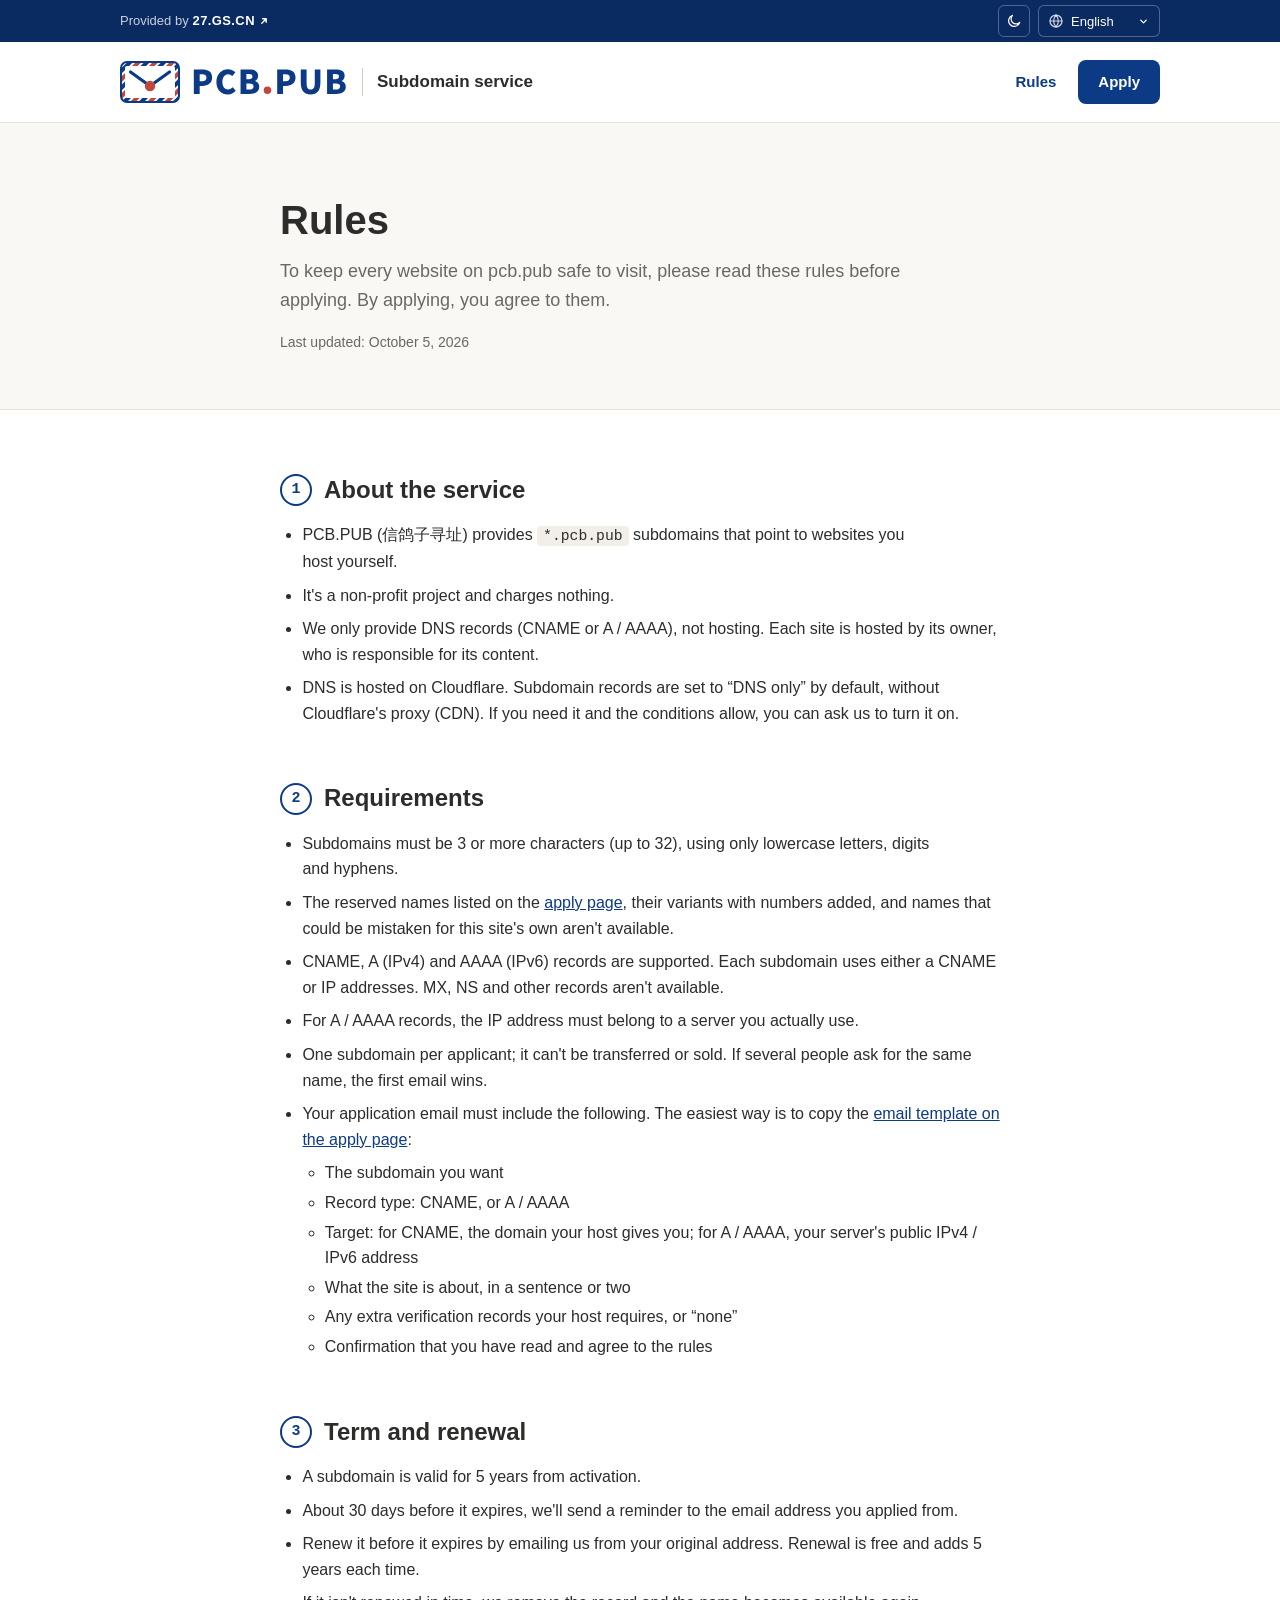
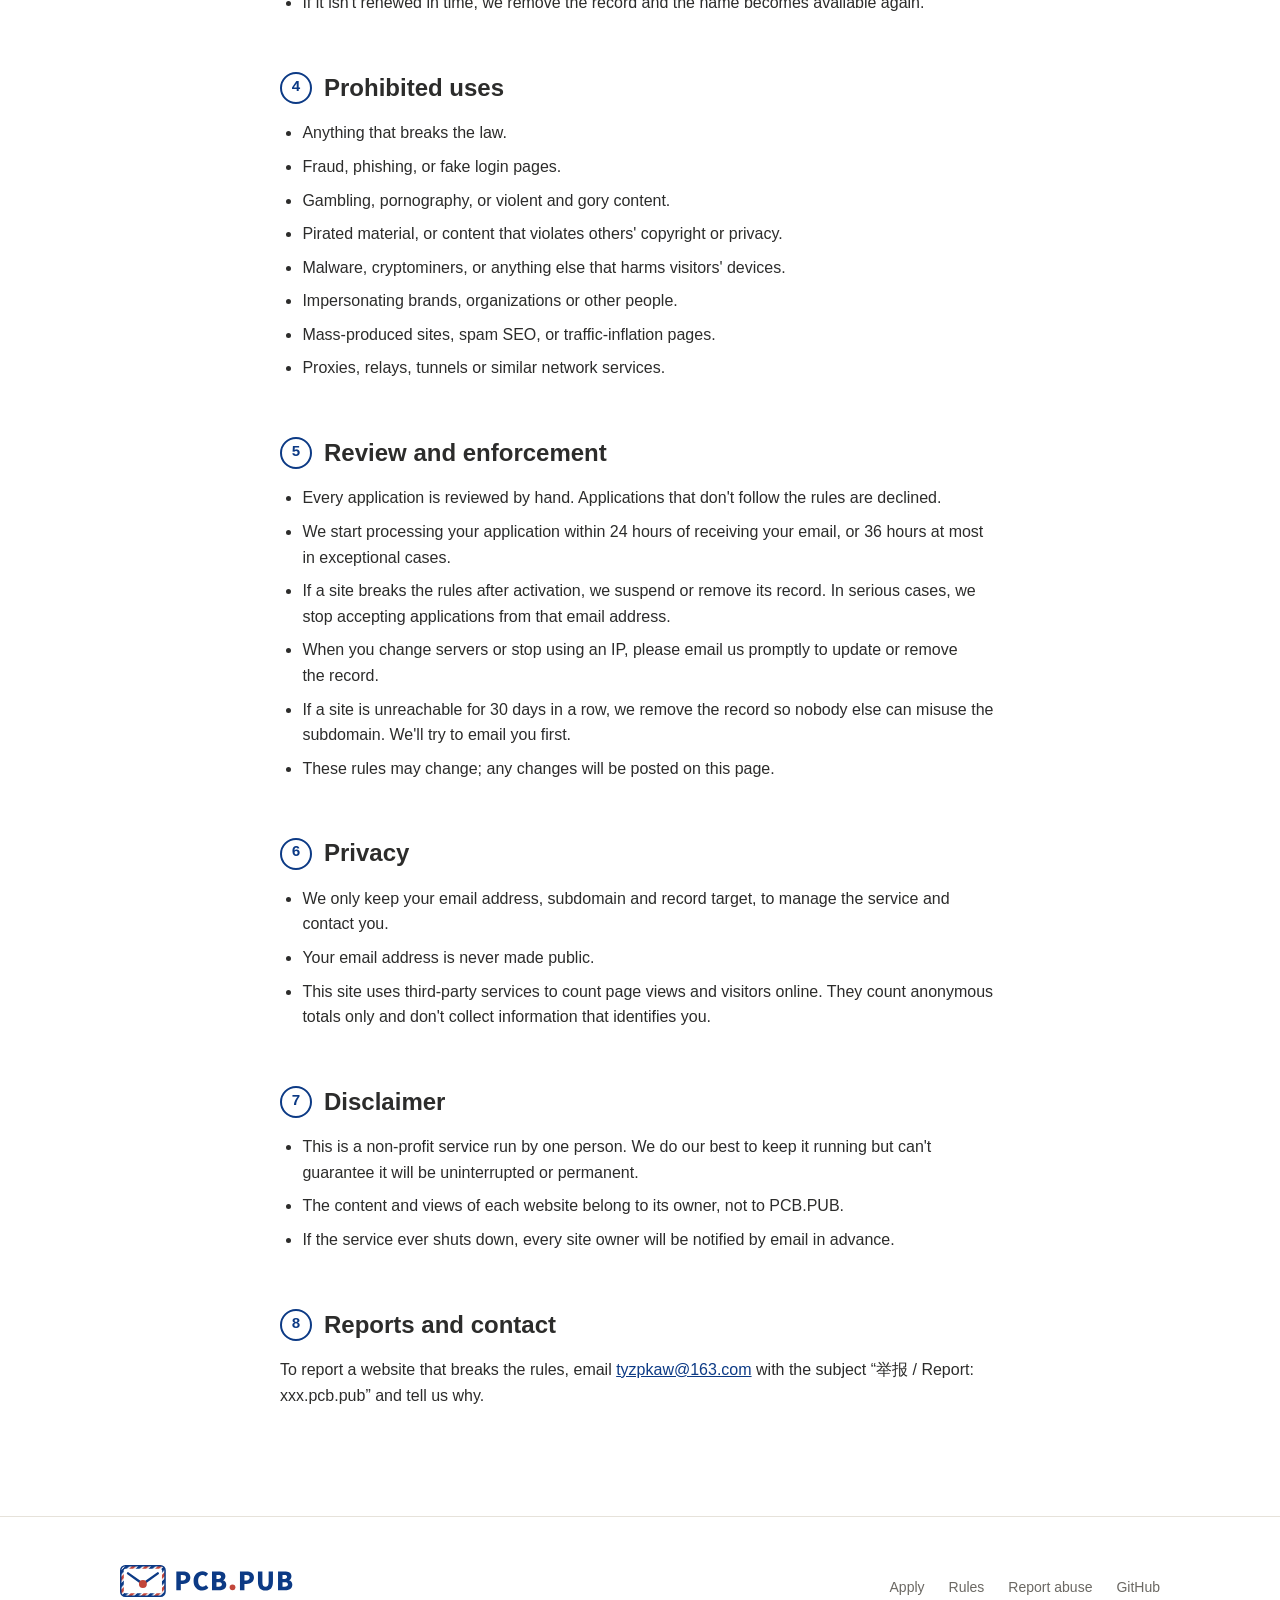
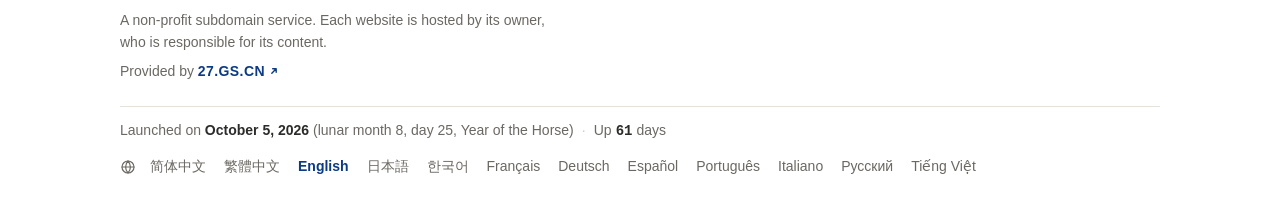
<file: rules.html>
<!doctype html>
<html lang="zh-CN">
<head>
  <meta charset="utf-8">
  <meta name="viewport" content="width=device-width, initial-scale=1">
  <title data-i18n="rules.title">使用规则・PCB.PUB</title>
  <meta name="description" content="PCB.PUB（信鸽子寻址）子域名使用规则：使用条件、有效期与续期、禁止用途、审核处理与隐私说明。">
  <meta property="og:type" content="website">
  <meta property="og:url" content="https://pcb.pub/rules.html">
  <meta property="og:title" content="使用规则・PCB.PUB">
  <meta property="og:description" content="PCB.PUB（信鸽子寻址）子域名使用规则：使用条件、有效期与续期、禁止用途、审核处理与隐私说明。">
  <meta name="theme-color" content="#0a2b61">
  <script>(function(){var t;try{t=localStorage.getItem("pcb-theme")}catch(e){}if(t!=="dark"&&t!=="light")t=window.matchMedia&&matchMedia("(prefers-color-scheme: dark)").matches?"dark":"light";document.documentElement.setAttribute("data-theme",t);if(t==="dark"){var m=document.querySelector('meta[name="theme-color"]');if(m)m.setAttribute("content","#0b1830")}})();</script>
  <link rel="icon" href="favicon.ico" sizes="32x32">
  <link rel="icon" href="assets/icon.svg" type="image/svg+xml">
  <link rel="apple-touch-icon" href="assets/icon-180.png">
  <link rel="stylesheet" href="assets/style.css">
  <script src="assets/config.js"></script>
  <script src="assets/lang.js"></script>
  <script src="assets/main.js" defer></script>
</head>
<body data-page="rules">
  <a class="skip-link" href="#main" data-i18n="skip">跳到正文</a>

  <header class="site-header">
    <div class="topbar">
      <div class="container">
        <p class="provider"><span data-i18n="top.by">提供方：</span><a href="https://27.gs.cn/" target="_blank" rel="noopener">27.GS.CN<svg class="ext" viewBox="0 0 16 16" aria-hidden="true"><path d="M5.5 10.5 10.5 5.5M6.5 5.5h4v4" fill="none" stroke="currentColor" stroke-width="1.6" stroke-linecap="round" stroke-linejoin="round"/></svg></a></p>
        <div class="topbar-tools">
          <button class="theme-toggle" type="button" data-theme-toggle data-js aria-pressed="false" aria-label="夜间模式" title="夜间模式" data-i18n-attr="aria-label:theme.label;title:theme.label"><svg class="icon-moon" viewBox="0 0 24 24" fill="none" stroke="currentColor" stroke-width="1.8" stroke-linecap="round" stroke-linejoin="round" aria-hidden="true"><path d="M20.5 14.2A8.5 8.5 0 1 1 9.8 3.5a6.8 6.8 0 0 0 10.7 10.7z"/></svg><svg class="icon-sun" viewBox="0 0 24 24" fill="none" stroke="currentColor" stroke-width="1.8" stroke-linecap="round" stroke-linejoin="round" aria-hidden="true"><circle cx="12" cy="12" r="4.2"/><path d="M12 2.5v2M12 19.5v2M4.6 4.6 6 6M18 18l1.4 1.4M2.5 12h2M19.5 12h2M4.6 19.4 6 18M18 6l1.4-1.4"/></svg></button>
          <label class="lang-switch">
            <span class="sr-only" data-i18n="lang.label">语言</span>
            <svg viewBox="0 0 24 24" fill="none" stroke="currentColor" stroke-width="1.8" stroke-linecap="round" stroke-linejoin="round" aria-hidden="true"><circle cx="12" cy="12" r="9"/><path d="M3 12h18M12 3c2.4 2.6 3.6 5.6 3.6 9s-1.2 6.4-3.6 9c-2.4-2.6-3.6-5.6-3.6-9S9.6 5.6 12 3z"/></svg>
            <select data-lang-select>
              <option value="zh-CN" lang="zh-CN">简体中文</option>
              <option value="zh-TW" lang="zh-TW">繁體中文</option>
              <option value="en" lang="en">English</option>
              <option value="ja" lang="ja">日本語</option>
              <option value="ko" lang="ko">한국어</option>
              <option value="fr" lang="fr">Français</option>
              <option value="de" lang="de">Deutsch</option>
              <option value="es" lang="es">Español</option>
              <option value="pt" lang="pt">Português</option>
              <option value="it" lang="it">Italiano</option>
              <option value="ru" lang="ru">Русский</option>
              <option value="vi" lang="vi">Tiếng Việt</option>
            </select>
          </label>
        </div>
      </div>
    </div>
    <div class="mainbar">
      <div class="container">
        <a class="brand" href="./" aria-label="PCB.PUB 信鸽子寻址 首页" data-i18n-attr="aria-label:brand.home">
          <img class="brand-logo logo-light" src="assets/logo.svg" alt="PCB.PUB" width="228" height="42">
          <img class="brand-logo logo-dark" src="assets/logo-dark.svg" alt="PCB.PUB" width="228" height="42">
          <span class="brand-sub" data-i18n="brand.sub">信鸽子寻址</span>
        </a>
        <nav class="site-nav" aria-label="主导航" data-i18n-attr="aria-label:nav.label">
          <a href="rules.html" aria-current="page" data-i18n="nav.rules">使用规则</a>
          <a class="nav-cta" href="apply.html" data-i18n="nav.apply">申请入住</a>
        </nav>
      </div>
    </div>
  </header>

  <main id="main">
    <section class="page-hero">
      <div class="container container-narrow">
        <h1 data-i18n="nav.rules">使用规则</h1>
        <p data-i18n="rules.lead">为了让每个网络站点都能被安心访问，申请前请阅读以下规则。提交申请即表示你同意这些规则。</p>
        <p class="updated" data-i18n="rules.updated">最后更新：2026 年 10 月 5 日</p>
      </div>
    </section>

    <div class="doc">
      <div class="container container-narrow">
        <section aria-labelledby="r1">
          <h2 id="r1"><span class="num" aria-hidden="true">1</span><span data-i18n="r1.t">服务说明</span></h2>
          <ul data-i18n-html="r1.list">
            <li>信鸽子寻址（pcb.pub）提供 <code>*.pcb.pub</code> 子域名，用于指向你自己托管的网站。</li>
            <li>这是一个非营利项目，不收取任何费用。</li>
            <li>我们只提供域名解析（CNAME 或 A／AAAA 记录），不提供网站托管。网站由站长自行托管，内容由站长本人负责。</li>
            <li>域名解析托管在 Cloudflare，子域名记录默认设为“仅 DNS”，不开启 Cloudflare 代理（CDN）；如有需要，且开启条件允许，可以申请开启。</li>
          </ul>
        </section>

        <section aria-labelledby="r2">
          <h2 id="r2"><span class="num" aria-hidden="true">2</span><span data-i18n="r2.t">使用条件</span></h2>
          <ul data-i18n-html="r2.list">
            <li>子域名须为 3 位及以上（最多 32 位），只能使用小写字母、数字和连字符。</li>
            <li><a href="apply.html#name">申请页</a>列出的保留名称及其加数字的变体，以及容易被误认为本站官方的名称，不开放申请。</li>
            <li>支持 CNAME、A 记录（IPv4）和 AAAA 记录（IPv6）；每个子域名在 CNAME 和 IP 地址之间二选一，不开放 MX、NS 等其他记录。</li>
            <li>使用 A／AAAA 记录时，IP 地址须是你本人正在使用的服务器。</li>
            <li>每位申请者限一个子域名，不得转让或出售；同一名称有多人申请时，按邮件到达先后处理。</li>
            <li>申请邮件须包含以下内容，可以直接复制<a href="apply.html#send">申请页的邮件模板</a>填写：<ul><li>想要的子域名</li><li>解析方式：CNAME，或 A／AAAA 记录</li><li>目标地址：CNAME 填托管平台提供的域名，A／AAAA 记录填服务器的公网 IPv4／IPv6 地址</li><li>网站用途，一两句话即可</li><li>托管平台要求的额外验证记录，没有就写“无”</li><li>确认已阅读并同意使用规则</li></ul></li>
          </ul>
        </section>

        <section aria-labelledby="r3">
          <h2 id="r3"><span class="num" aria-hidden="true">3</span><span data-i18n="r3.t">有效期与续期</span></h2>
          <ul data-i18n-html="r3.list">
            <li>子域名自开通之日起有效 5 年。</li>
            <li>到期前 30 天左右，我们会发邮件到你的申请邮箱，提醒你续期。</li>
            <li>到期前可用原申请邮箱来信续期，续期免费，每次续期 5 年。</li>
            <li>到期未续期的，我们会删除解析，该子域名重新开放申请。</li>
          </ul>
        </section>

        <section aria-labelledby="r4">
          <h2 id="r4"><span class="num" aria-hidden="true">4</span><span data-i18n="r4.t">禁止的用途</span></h2>
          <ul data-i18n-html="r4.list">
            <li>违反法律法规的内容。</li>
            <li>诈骗、钓鱼，或仿冒他人的登录页面。</li>
            <li>赌博、色情、暴力血腥内容。</li>
            <li>盗版资源，或侵犯他人版权、隐私的内容。</li>
            <li>恶意软件、挖矿脚本等危害访客设备的内容。</li>
            <li>冒充品牌、机构或他人。</li>
            <li>批量建站、垃圾 SEO、刷流量页面。</li>
            <li>代理、中转、隧道等网络服务。</li>
          </ul>
        </section>

        <section aria-labelledby="r5">
          <h2 id="r5"><span class="num" aria-hidden="true">5</span><span data-i18n="r5.t">审核与处理</span></h2>
          <ul data-i18n-html="r5.list">
            <li>所有申请均由人工审核，不符合规则的申请不予通过。</li>
            <li>收到邮件后，我们最晚 24 小时内受理，极端情况下不超过 36 小时。</li>
            <li>开通后发现违规，我们会暂停或删除解析；情节严重的，不再受理该邮箱的申请。</li>
            <li>服务器更换或停用 IP 时，请及时来信修改或删除解析。</li>
            <li>网站连续 30 天无法访问时，我们会删除解析，以防子域名被他人冒用。删除前会尽量邮件通知。</li>
            <li>规则可能根据情况调整，调整后会在本页公布。</li>
          </ul>
        </section>

        <section aria-labelledby="r6">
          <h2 id="r6"><span class="num" aria-hidden="true">6</span><span data-i18n="r6.t">隐私</span></h2>
          <ul data-i18n-html="r6.list">
            <li>我们只保存你的邮箱、子域名和解析目标，用于管理和联系。</li>
            <li>你的邮箱不会公开。</li>
            <li>本站使用第三方服务统计访问量和在线人数，只统计匿名的次数，不收集能识别你个人身份的信息。</li>
          </ul>
        </section>

        <section aria-labelledby="r7">
          <h2 id="r7"><span class="num" aria-hidden="true">7</span><span data-i18n="r7.t">免责声明</span></h2>
          <ul data-i18n-html="r7.list">
            <li>这是个人维护的非营利服务，我们会尽力维护，但不保证服务不间断或永久可用。</li>
            <li>子域名上网站的内容与观点由站长负责，与信鸽子寻址无关。</li>
            <li>如需停止运营，会提前通过邮件通知所有站长。</li>
          </ul>
        </section>

        <section aria-labelledby="r8">
          <h2 id="r8"><span class="num" aria-hidden="true">8</span><span data-i18n="r8.t">举报与联系</span></h2>
          <p data-i18n-html="r8.p">发现违规网站，请发邮件至 <a href="mailto:tyzpkaw@163.com?subject=%E4%B8%BE%E6%8A%A5%20xxx.pcb.pub" data-mail="report">tyzpkaw@163.com</a>，标题写“举报 xxx.pcb.pub”，并说明原因。</p>
        </section>
      </div>
    </div>
  </main>

  <footer class="site-footer">
    <div class="container">
      <div class="footer-top">
        <div class="footer-brand">
          <img class="logo-light" src="assets/logo.svg" alt="PCB.PUB" width="174" height="32">
          <img class="logo-dark" src="assets/logo-dark.svg" alt="PCB.PUB" width="174" height="32">
          <p data-i18n="footer.desc">非营利的子域名服务。网站由各自站长托管，内容由站长负责。</p>
          <p class="footer-by"><span data-i18n="top.by">提供方：</span><a href="https://27.gs.cn/" target="_blank" rel="noopener">27.GS.CN<svg class="ext" viewBox="0 0 16 16" aria-hidden="true"><path d="M5.5 10.5 10.5 5.5M6.5 5.5h4v4" fill="none" stroke="currentColor" stroke-width="1.6" stroke-linecap="round" stroke-linejoin="round"/></svg></a></p>
        </div>
        <nav class="footer-links" aria-label="页脚导航" data-i18n-attr="aria-label:footer.label">
          <a href="apply.html" data-i18n="nav.apply">申请入住</a>
          <a href="rules.html" data-i18n="nav.rules">使用规则</a>
          <a href="mailto:tyzpkaw@163.com?subject=%E4%B8%BE%E6%8A%A5%20xxx.pcb.pub" data-mail="report" data-i18n="footer.report">举报违规</a>
          <a href="https://github.com/27gscn/pcb.pub">GitHub</a>
        </nav>
      </div>
      <div class="footer-bottom">
        <p class="footer-status" data-js>
          <span><span data-i18n="status.since">建站于</span> <b class="footer-date"><span data-launch-solar>2026年10月5日</span><span class="footer-lunar" data-launch-lunar>（农历丙午年八月廿五）</span></b></span>
          <span><span data-i18n="stat.running">已运行</span> <b data-days>0</b> <span data-i18n="stat.days">天</span></span>
          <span data-stats><span data-i18n="stat.pv">浏览</span> <b data-stat="pv">—</b></span>
          <span data-stats><span data-i18n="stat.uv">访客</span> <b data-stat="uv">—</b></span>
          <span data-online hidden><i class="live-dot" aria-hidden="true"></i><span data-i18n="stat.online">在线</span> <b data-stat="online">—</b></span>
        </p>
        <nav class="lang-list" aria-label="语言" data-i18n-attr="aria-label:lang.label">
          <svg viewBox="0 0 24 24" fill="none" stroke="currentColor" stroke-width="1.8" stroke-linecap="round" stroke-linejoin="round" aria-hidden="true"><circle cx="12" cy="12" r="9"/><path d="M3 12h18M12 3c2.4 2.6 3.6 5.6 3.6 9s-1.2 6.4-3.6 9c-2.4-2.6-3.6-5.6-3.6-9S9.6 5.6 12 3z"/></svg>
          <a href="?lang=zh-CN" data-lang="zh-CN" lang="zh-CN" hreflang="zh-CN">简体中文</a>
          <a href="?lang=zh-TW" data-lang="zh-TW" lang="zh-TW" hreflang="zh-TW">繁體中文</a>
          <a href="?lang=en" data-lang="en" lang="en" hreflang="en">English</a>
          <a href="?lang=ja" data-lang="ja" lang="ja" hreflang="ja">日本語</a>
          <a href="?lang=ko" data-lang="ko" lang="ko" hreflang="ko">한국어</a>
          <a href="?lang=fr" data-lang="fr" lang="fr" hreflang="fr">Français</a>
          <a href="?lang=de" data-lang="de" lang="de" hreflang="de">Deutsch</a>
          <a href="?lang=es" data-lang="es" lang="es" hreflang="es">Español</a>
          <a href="?lang=pt" data-lang="pt" lang="pt" hreflang="pt">Português</a>
          <a href="?lang=it" data-lang="it" lang="it" hreflang="it">Italiano</a>
          <a href="?lang=ru" data-lang="ru" lang="ru" hreflang="ru">Русский</a>
          <a href="?lang=vi" data-lang="vi" lang="vi" hreflang="vi">Tiếng Việt</a>
        </nav>
      </div>
      <span id="busuanzi_value_site_pv" hidden></span><span id="busuanzi_value_site_uv" hidden></span>
    </div>
  </footer>
  <button class="to-top" type="button" data-to-top data-js aria-label="回到顶部" title="回到顶部" data-i18n-attr="aria-label:ui.top;title:ui.top"><svg viewBox="0 0 24 24" fill="none" stroke="currentColor" stroke-width="2" stroke-linecap="round" stroke-linejoin="round" aria-hidden="true"><path d="M12 19V5M5.5 11.5 12 5l6.5 6.5"/></svg></button>
</body>
</html>
</file>
<file: assets/style.css>
/* 信鸽子寻址 · pcb.pub */

:root {
  --ink: #0c3a85;
  --ink-hover: #082c66;
  /* 按钮、页头“申请入住”等深色底；夜间模式下与文字用的 --ink 分开 */
  --ink-bg: #0c3a85;
  --ink-bg-hover: #082c66;
  --cta-bg: #0c3a85;
  --envelope: #fffdf9;
  --ink-deep: #0a2b61;
  --ink-soft: #e8eef8;
  --stamp: #c2463a;
  --text: #2c2c2b;
  --muted: #6b6863;
  --canvas: #ffffff;
  --paper: #faf8f4;
  --paper-2: #f2efe9;
  --border: #e6e2da;
  --border-strong: #d3cec4;
  --radius: 8px;
  --radius-lg: 12px;
  --shadow: 0 1px 2px rgba(0, 0, 0, 0.05), 0 4px 12px rgba(0, 0, 0, 0.04);
  /* 中文字体放在前面，引号、省略号等标点才会按全角显示 */
  --font: "PingFang SC", "Hiragino Sans GB", "Microsoft YaHei", "Noto Sans SC", "Noto Sans CJK SC",
    "Source Han Sans SC", -apple-system, BlinkMacSystemFont, "Segoe UI", sans-serif;
  /* 等宽字体没有汉字，后面接上中文字体，“你的名字”才不会落到宋体 */
  --mono: ui-monospace, "SFMono-Regular", Menlo, Consolas, "Liberation Mono", "PingFang SC", "Hiragino Sans GB",
    "Microsoft YaHei", "Noto Sans SC", "Noto Sans CJK SC", monospace;
  color-scheme: light;
}

/* 夜间模式：页面按 html[data-theme] 切换，默认跟随系统，访客也可以在页头手动切换 */
html[data-theme="dark"] {
  --ink: #8fb3f4;
  --ink-hover: #b8d0fa;
  --ink-bg: #2e5eb8;
  --ink-bg-hover: #3a6cc9;
  --cta-bg: #142a52;
  --ink-deep: #0b1830;
  --ink-soft: #1d2a44;
  --stamp: #e36b5d;
  --text: #e6e4df;
  --muted: #a4a097;
  --canvas: #1b1e24;
  --paper: #15171b;
  --paper-2: #272b33;
  --border: #2e333b;
  --border-strong: #41464f;
  --envelope: #21252c;
  --shadow: 0 1px 2px rgba(0, 0, 0, 0.4), 0 6px 18px rgba(0, 0, 0, 0.28);
  color-scheme: dark;
}

*,
*::before,
*::after {
  box-sizing: border-box;
}

[hidden] {
  display: none !important;
}

html {
  -webkit-text-size-adjust: 100%;
  scroll-behavior: smooth;
}

p,
li {
  text-wrap: pretty;
}

h1,
h2,
h3 {
  text-wrap: balance;
}

body {
  margin: 0;
  font-family: var(--font);
  font-size: 16px;
  line-height: 1.6;
  color: var(--text);
  background: var(--canvas);
}

img {
  display: block;
  max-width: 100%;
}

a {
  color: var(--ink);
}

a:hover {
  color: var(--ink-hover);
}

:focus-visible {
  outline: 3px solid rgba(12, 58, 133, 0.45);
  outline-offset: 2px;
}

code,
.mono {
  font-family: var(--mono);
}

code {
  font-size: 0.92em;
  padding: 2px 6px;
  border-radius: 4px;
  background: var(--paper-2);
  overflow-wrap: anywhere;
}

.nowrap {
  white-space: nowrap;
}

.sr-only {
  position: absolute;
  width: 1px;
  height: 1px;
  padding: 0;
  margin: -1px;
  overflow: hidden;
  clip: rect(0, 0, 0, 0);
  white-space: nowrap;
  border: 0;
}

.skip-link {
  position: absolute;
  left: 16px;
  top: -64px;
  z-index: 10;
  padding: 10px 16px;
  border-radius: var(--radius);
  background: var(--ink-bg);
  color: #fff;
  text-decoration: none;
}

.skip-link:focus {
  top: 12px;
  color: #fff;
}

/* 页边距：--gutter 是左右留白，正文最宽 1040px（使用规则等长文最宽 720px），屏幕越宽两边留白越多 */
.container {
  --gutter: clamp(28px, 7vw, 112px);
  width: 100%;
  max-width: calc(1040px + var(--gutter) * 2);
  margin: 0 auto;
  padding: 0 var(--gutter);
}

.container-narrow {
  max-width: calc(720px + var(--gutter) * 2);
}

/* ---------- Header ---------- */

.site-header {
  background: var(--canvas);
  border-bottom: 1px solid var(--border);
}

.topbar {
  background: var(--ink-deep);
  color: rgba(255, 255, 255, 0.78);
  font-size: 13px;
  line-height: 1.4;
}

.topbar .container {
  display: flex;
  align-items: center;
  justify-content: space-between;
  gap: 16px;
  min-height: 42px;
}

.provider {
  display: flex;
  align-items: center;
  min-width: 0;
  margin: 0;
  white-space: nowrap;
}

/* 空间不够时先省略“提供方：”这几个字，链接始终完整显示 */
.provider > span {
  min-width: 0;
  overflow: hidden;
  text-overflow: ellipsis;
}

html:not(:lang(zh)):not(:lang(ja)) .provider > span {
  margin-right: 0.3em;
}

.provider > a {
  flex: none;
}

.provider a,
.footer-by a {
  display: inline-flex;
  align-items: center;
  gap: 2px;
  font-weight: 600;
  letter-spacing: 0.03em;
  text-decoration: none;
}

.provider a {
  color: #fff;
}

.provider a:hover,
.footer-by a:hover {
  text-decoration: underline;
  text-underline-offset: 3px;
}

.ext {
  flex: none;
  width: 14px;
  height: 14px;
}

.mainbar .container {
  display: flex;
  align-items: center;
  justify-content: space-between;
  gap: 16px;
  min-height: 80px;
}

.brand {
  display: inline-flex;
  align-items: center;
  gap: 14px;
  min-width: 0;
  min-height: 44px;
  color: var(--muted);
  text-decoration: none;
  white-space: nowrap;
}

.brand:hover {
  color: var(--text);
}

.brand-logo {
  flex: none;
  width: auto;
  height: 42px;
}

.brand-sub {
  padding-left: 14px;
  border-left: 1px solid var(--border-strong);
  color: var(--text);
  font-size: 21px;
  font-weight: 700;
  letter-spacing: 0.04em;
  line-height: 28px;
}

/* 其他语言这里是“子域名服务”之类的说明文字，字号略小 */
html:not(:lang(zh)) .brand-sub {
  font-size: 17px;
  letter-spacing: 0;
}

.site-nav {
  display: flex;
  flex: none;
  align-items: center;
  gap: 8px;
}

.site-nav a {
  display: inline-flex;
  align-items: center;
  min-height: 44px;
  padding: 0 14px;
  border-radius: var(--radius);
  color: var(--text);
  font-size: 15px;
  text-decoration: none;
  white-space: nowrap;
}

.site-nav a:hover {
  background: var(--paper-2);
  color: var(--text);
}

.site-nav a[aria-current="page"] {
  color: var(--ink);
  font-weight: 600;
}

.site-nav .nav-cta {
  padding: 0 20px;
  background: var(--ink-bg);
  color: #fff;
  font-weight: 600;
}

.site-nav .nav-cta:hover,
.site-nav .nav-cta[aria-current="page"] {
  background: var(--ink-bg-hover);
  color: #fff;
}

.lang-switch {
  position: relative;
  display: inline-flex;
  flex: none;
  align-items: center;
}

.lang-switch svg {
  position: absolute;
  left: 10px;
  width: 16px;
  height: 16px;
  color: rgba(255, 255, 255, 0.8);
  pointer-events: none;
}

.lang-switch select {
  height: 32px;
  padding: 0 28px 0 32px;
  border: 1px solid rgba(255, 255, 255, 0.28);
  border-radius: 6px;
  background: transparent url("data:image/svg+xml,%3Csvg xmlns='http://www.w3.org/2000/svg' viewBox='0 0 12 12'%3E%3Cpath d='M3 4.5 6 7.5 9 4.5' fill='none' stroke='%23ffffff' stroke-width='1.5' stroke-linecap='round' stroke-linejoin='round'/%3E%3C/svg%3E") no-repeat right 10px center / 11px;
  color: #fff;
  font-family: inherit;
  font-size: 13px;
  cursor: pointer;
  -webkit-appearance: none;
  appearance: none;
}

.lang-switch select:hover {
  border-color: rgba(255, 255, 255, 0.55);
  background-color: rgba(255, 255, 255, 0.08);
}

.lang-switch select:focus-visible {
  outline: 2px solid #fff;
  outline-offset: 2px;
}

.lang-switch option {
  background: var(--canvas);
  color: var(--text);
}

/* 页头右侧：夜间模式按钮 + 语言选择 */
.topbar-tools {
  display: flex;
  flex: none;
  align-items: center;
  gap: 8px;
}

.theme-toggle {
  display: inline-flex;
  flex: none;
  align-items: center;
  justify-content: center;
  width: 32px;
  height: 32px;
  padding: 0;
  border: 1px solid rgba(255, 255, 255, 0.28);
  border-radius: 6px;
  background: transparent;
  color: #fff;
  cursor: pointer;
}

.theme-toggle:hover {
  border-color: rgba(255, 255, 255, 0.55);
  background-color: rgba(255, 255, 255, 0.08);
}

.theme-toggle:focus-visible {
  outline: 2px solid #fff;
  outline-offset: 2px;
}

.theme-toggle svg {
  width: 16px;
  height: 16px;
}

/* 白天显示月亮（点了进入夜间），夜间显示太阳 */
.theme-toggle .icon-sun,
html[data-theme="dark"] .theme-toggle .icon-moon {
  display: none;
}

html[data-theme="dark"] .theme-toggle .icon-sun {
  display: block;
}

/* 标志：夜间模式换成浅色文字的版本 */
.logo-dark,
html[data-theme="dark"] .logo-light {
  display: none;
}

html[data-theme="dark"] .logo-dark {
  display: block;
}

/* ---------- Buttons ---------- */

.actions {
  display: flex;
  flex-wrap: wrap;
  gap: 12px;
}

.btn {
  display: inline-flex;
  align-items: center;
  justify-content: center;
  gap: 8px;
  min-height: 48px;
  padding: 0 22px;
  border: 1px solid transparent;
  border-radius: var(--radius);
  font-family: inherit;
  font-size: 16px;
  font-weight: 600;
  line-height: 1.2;
  text-decoration: none;
  cursor: pointer;
  transition: background-color 0.15s, border-color 0.15s, color 0.15s;
}

.btn-primary {
  background: var(--ink-bg);
  color: #fff;
}

.btn-primary:hover {
  background: var(--ink-bg-hover);
  color: #fff;
}

.btn-secondary {
  background: var(--canvas);
  border-color: var(--border-strong);
  color: var(--text);
}

.btn-secondary:hover {
  border-color: var(--ink);
  color: var(--ink);
}

.btn-light {
  background: #fff;
  color: var(--ink);
}

.btn-light:hover {
  background: var(--ink-soft);
  color: var(--ink-hover);
}

/* ---------- Hero ---------- */

.hero {
  padding: 88px 0 96px;
  background: var(--paper);
  border-bottom: 1px solid var(--border);
}

.hero .container {
  display: grid;
  grid-template-columns: minmax(0, 1.05fr) minmax(0, 0.95fr);
  gap: 56px;
  align-items: center;
}

.eyebrow {
  margin: 0 0 16px;
  color: var(--ink);
  font-size: 14px;
  font-weight: 600;
  letter-spacing: 0.06em;
}

.hero h1 {
  margin: 0 0 20px;
  font-size: 48px;
  font-weight: 800;
  line-height: 1.22;
  letter-spacing: 0.01em;
  text-wrap: balance;
}

.hero .lead {
  max-width: 30em;
  margin: 0 0 28px;
  color: var(--muted);
  font-size: 18px;
  line-height: 1.7;
}

.hero .lead .mono {
  color: var(--text);
  font-size: 0.94em;
}

.hero-meta {
  display: flex;
  flex-wrap: wrap;
  margin: 20px 0 0;
  color: var(--muted);
  font-size: 14px;
}

.hero-meta span::after {
  content: "·";
  margin: 0 8px;
}

html:lang(zh) .hero-meta span::after,
html:lang(ja) .hero-meta span::after {
  content: "・";
  margin: 0;
}

.hero-meta a {
  font-weight: 600;
  text-decoration: none;
}

.hero-meta a:hover {
  text-decoration: underline;
}

/* Envelope illustration */

.envelope {
  position: relative;
  overflow: hidden;
  background: var(--envelope);
  border: 1px solid var(--border);
  border-radius: var(--radius-lg);
  box-shadow: var(--shadow);
}

.envelope::before {
  content: "";
  display: block;
  height: 10px;
  background: repeating-linear-gradient(
    135deg,
    var(--stamp) 0 16px,
    var(--envelope) 16px 24px,
    var(--ink) 24px 40px,
    var(--envelope) 40px 48px
  );
}

.envelope-body {
  position: relative;
  padding: 28px 32px 32px;
}

.envelope-from {
  margin: 0;
  color: var(--muted);
  font-size: 14px;
}

.stamp {
  position: absolute;
  top: 20px;
  right: 24px;
  z-index: 1;
  width: 108px;
  filter: drop-shadow(0 1px 1px rgba(16, 24, 40, 0.14)) drop-shadow(0 3px 8px rgba(16, 24, 40, 0.08));
  transform: rotate(3deg);
}

.stamp-paper {
  padding: 8px;
  background: #fff;
  -webkit-mask: radial-gradient(circle at 5px 5px, transparent 2.6px, #000 3px) -5px -5px / 10px 10px round,
    linear-gradient(#000, #000) content-box;
  mask: radial-gradient(circle at 5px 5px, transparent 2.6px, #000 3px) -5px -5px / 10px 10px round,
    linear-gradient(#000, #000) content-box;
}

.stamp-inner {
  display: flex;
  flex-direction: column;
  align-items: center;
  gap: 3px;
  padding: 5px 4px 7px;
  border: 1px solid rgba(12, 58, 133, 0.16);
  background: linear-gradient(180deg, #f1f5fc 0%, #dfe8f6 100%);
  color: var(--ink);
  text-align: center;
}

.stamp-art {
  display: block;
  width: 100%;
  height: auto;
}

.stamp-text {
  display: flex;
  flex-direction: column;
  width: 100%;
  margin: 0;
  line-height: 1.25;
}

/* 外语文字较长时由 main.js 自动缩小字号，保证邮票上每行不换行 */
.stamp-text span,
.stamp-text b {
  overflow: hidden;
  white-space: nowrap;
}

.stamp-text span {
  font-size: 10px;
  font-weight: 500;
  opacity: 0.78;
}

.stamp-text b {
  font-size: 13px;
  font-weight: 800;
  letter-spacing: 0.02em;
}

.postmark {
  position: absolute;
  top: 66px;
  right: 122px;
  z-index: 2;
  width: 150px;
  height: 80px;
  color: var(--ink);
  opacity: 0.5;
  transform: rotate(-10deg);
  pointer-events: none;
}

.envelope-to {
  margin-top: 142px;
}

.envelope-label {
  margin: 0 0 6px;
  color: var(--muted);
  font-size: 14px;
  letter-spacing: 0.08em;
}

.address {
  margin: 0;
  padding-bottom: 14px;
  border-bottom: 1px solid var(--border);
  font-family: var(--mono);
  font-size: clamp(21px, 5.2vw, 32px);
  font-weight: 600;
  line-height: 1.3;
  word-break: break-all;
}

.address .slot {
  color: var(--ink);
  text-decoration: underline dashed rgba(12, 58, 133, 0.45);
  text-decoration-thickness: 2px;
  text-underline-offset: 7px;
}

.address-line {
  width: 64%;
  height: 1px;
  margin-top: 18px;
  background: var(--border);
}

.tag-row {
  display: flex;
  flex-wrap: wrap;
  gap: 8px;
}

.envelope .tag-row {
  margin-top: 22px;
}

.tag {
  display: inline-flex;
  align-items: center;
  height: 28px;
  padding: 0 10px;
  border-radius: 999px;
  background: var(--paper-2);
  color: var(--muted);
  font-size: 14px;
  line-height: 1;
  white-space: nowrap;
}

/* ---------- Sections ---------- */

.section {
  padding: 88px 0;
}

.section-paper {
  background: var(--paper);
  border-top: 1px solid var(--border);
  border-bottom: 1px solid var(--border);
}

.section-paper + .section-paper {
  border-top: 0;
}

.section-head {
  display: flex;
  align-items: flex-end;
  justify-content: space-between;
  flex-wrap: wrap;
  gap: 12px 24px;
  margin-bottom: 32px;
}

.section-head h2 {
  margin: 0 0 6px;
  font-size: 28px;
  line-height: 1.3;
}

.section-head p {
  max-width: 46em;
  margin: 0;
  color: var(--muted);
}

/* ---------- Name checker ---------- */

.checker {
  padding: 20px;
  background: var(--canvas);
  border: 1px solid var(--border);
  border-radius: var(--radius-lg);
  box-shadow: var(--shadow);
}

.doc .checker {
  margin: 20px 0 8px;
}

.checker-label {
  display: block;
  margin-bottom: 10px;
  font-weight: 600;
}

.checker-row {
  display: flex;
  gap: 10px;
}

.checker-field {
  display: flex;
  flex: 1;
  align-items: center;
  min-width: 0;
  height: 52px;
  background: var(--canvas);
  border: 1px solid var(--border-strong);
  border-radius: var(--radius);
  transition: border-color 0.15s, box-shadow 0.15s;
}

.checker-field:focus-within {
  border-color: var(--ink);
  box-shadow: 0 0 0 3px rgba(12, 58, 133, 0.16);
}

.checker-field input {
  flex: 1;
  min-width: 0;
  height: 100%;
  padding: 0 4px 0 16px;
  border: 0;
  outline: 0;
  background: transparent;
  color: var(--text);
  font-family: var(--mono);
  font-size: 18px;
  font-weight: 600;
}

.checker-field input::placeholder {
  color: #a9a49b;
  font-weight: 500;
}

.checker-suffix {
  flex: none;
  padding-right: 16px;
  color: var(--muted);
  font-family: var(--mono);
  font-size: 18px;
}

.checker .btn {
  flex: none;
  min-width: 96px;
  min-height: 52px;
}

.checker .checker-hint {
  margin: 10px 0 0;
  color: var(--muted);
  font-size: 14px;
}

.checker-result {
  margin-top: 14px;
  padding: 12px 14px;
  border-radius: var(--radius);
  background: var(--paper-2);
  font-size: 15px;
}

.checker-result:empty {
  display: none;
}

.checker .checker-msg {
  display: flex;
  align-items: flex-start;
  gap: 8px;
  margin: 0;
  font-weight: 600;
}

.checker-icon {
  display: flex;
  flex: none;
  width: 20px;
  height: 20px;
  margin-top: 2px;
}

.checker-icon svg {
  width: 100%;
  height: 100%;
}

.checker-msg b {
  font-family: var(--mono);
  overflow-wrap: anywhere;
}

.checker .checker-note {
  margin: 6px 0 0 28px;
  color: var(--muted);
  font-size: 14px;
}

.checker-action {
  display: inline-flex;
  align-items: center;
  min-height: 44px;
  margin: 2px 0 -10px 28px;
  font-weight: 600;
  text-decoration: none;
}

.checker-action:hover {
  text-decoration: underline;
}

.checker-result.is-free {
  background: #eaf7ef;
}

.is-free .checker-msg {
  color: #12703c;
}

.checker-result.is-taken,
.checker-result.is-reserved,
.checker-result.is-similar,
.checker-result.is-pending {
  background: #fcefec;
}

.is-taken .checker-msg,
.is-reserved .checker-msg,
.is-similar .checker-msg,
.is-pending .checker-msg {
  color: #ad3427;
}

.checker-result.is-invalid,
.checker-result.is-error {
  background: #fff4e0;
}

.is-invalid .checker-msg,
.is-error .checker-msg {
  color: #8a5100;
}

.is-checking .checker-msg {
  color: var(--muted);
}

.spin {
  animation: spin 0.9s linear infinite;
}

@keyframes spin {
  to {
    transform: rotate(360deg);
  }
}

/* ---------- Features ---------- */

.feature-grid {
  display: grid;
  grid-template-columns: repeat(3, minmax(0, 1fr));
  gap: 24px;
}

.feature,
.record-card,
.option-card {
  padding: 28px;
  background: var(--canvas);
  border: 1px solid var(--border);
  border-radius: var(--radius-lg);
}

.feature-icon {
  display: flex;
  align-items: center;
  justify-content: center;
  width: 48px;
  height: 48px;
  margin-bottom: 20px;
  border-radius: 12px;
  background: var(--ink-soft);
  color: var(--ink);
}

.feature-icon svg {
  width: 24px;
  height: 24px;
}

.feature h3 {
  margin: 0 0 8px;
  font-size: 18px;
}

.feature p {
  margin: 0;
  color: var(--muted);
}

/* ---------- Records ---------- */

.record-grid,
.option-grid {
  display: grid;
  grid-template-columns: repeat(2, minmax(0, 1fr));
  gap: 24px;
}

.option-grid {
  gap: 16px;
}

.option-card {
  padding: 22px;
}

.record-head {
  display: flex;
  align-items: center;
  justify-content: space-between;
  flex-wrap: wrap;
  gap: 8px 12px;
  margin-bottom: 10px;
}

.record-head h3 {
  margin: 0;
  font-size: 20px;
  line-height: 1.3;
}

.badge {
  display: inline-flex;
  align-items: center;
  height: 26px;
  padding: 0 10px;
  border-radius: 999px;
  background: var(--ink-soft);
  color: var(--ink);
  font-size: 13px;
  font-weight: 600;
  white-space: nowrap;
}

.record-card > p,
.doc .option-card p {
  margin: 0;
  color: var(--muted);
}

.record {
  display: grid;
  grid-template-columns: 1.35fr 0.65fr 1.35fr;
  margin: 20px 0 0;
  overflow: hidden;
  border: 1px solid var(--border);
  border-radius: var(--radius);
}

.record div {
  min-width: 0;
  padding: 12px 14px;
}

.record div + div {
  border-left: 1px solid var(--border);
}

.record dt {
  margin-bottom: 4px;
  color: var(--muted);
  font-size: 13px;
}

.record dd {
  margin: 0;
  font-family: var(--mono);
  font-size: 14px;
  font-weight: 600;
  overflow-wrap: anywhere;
}

/* ---------- Live dot ---------- */

.live-dot {
  display: inline-block;
  flex: none;
  width: 8px;
  height: 8px;
  margin-right: 8px;
  border-radius: 50%;
  background: #12b76a;
  animation: live 2s ease-out infinite;
}

@keyframes live {
  0% {
    box-shadow: 0 0 0 0 rgba(18, 183, 106, 0.5);
  }
  70% {
    box-shadow: 0 0 0 7px rgba(18, 183, 106, 0);
  }
  100% {
    box-shadow: 0 0 0 0 rgba(18, 183, 106, 0);
  }
}

/* ---------- Steps ---------- */

.steps {
  display: grid;
  grid-template-columns: repeat(4, minmax(0, 1fr));
  gap: 28px;
  margin: 0;
  padding: 0;
  list-style: none;
}

.step {
  position: relative;
}

.step:not(:last-child)::after {
  content: "";
  position: absolute;
  top: 24px;
  left: 64px;
  right: 0;
  border-top: 2px dashed var(--border-strong);
}

.step-num {
  display: flex;
  align-items: center;
  justify-content: center;
  width: 48px;
  height: 48px;
  margin-bottom: 20px;
  background: var(--canvas);
  border: 2px solid var(--ink);
  border-radius: 50%;
  color: var(--ink);
  font-family: var(--mono);
  font-size: 18px;
  font-weight: 700;
}

.step h3 {
  margin: 0 0 8px;
  font-size: 18px;
}

.step p {
  margin: 0;
  color: var(--muted);
}

/* ---------- CTA ---------- */

.cta {
  padding: 80px 0;
  background: var(--cta-bg);
  color: #fff;
}

.cta .container {
  display: flex;
  align-items: center;
  justify-content: space-between;
  flex-wrap: wrap;
  gap: 24px 48px;
}

.cta h2 {
  margin: 0 0 8px;
  font-size: 28px;
  line-height: 1.3;
}

.cta p {
  margin: 0;
  color: rgba(255, 255, 255, 0.82);
}

/* ---------- Footer ---------- */

.site-footer {
  padding: 48px 0 36px;
  border-top: 1px solid var(--border);
  color: var(--muted);
  font-size: 14px;
}

.footer-top {
  display: flex;
  align-items: flex-start;
  justify-content: space-between;
  flex-wrap: wrap;
  gap: 16px 48px;
}

.footer-brand {
  max-width: 440px;
}

.footer-brand img {
  width: auto;
  height: 32px;
  margin-bottom: 12px;
}

.footer-by {
  margin-top: 6px !important;
  font-size: 14px;
}

.footer-by a {
  color: var(--ink);
}

.footer-brand p {
  margin: 0;
}

.footer-links {
  display: flex;
  flex-wrap: wrap;
  gap: 0 24px;
}

.footer-links a {
  display: inline-flex;
  align-items: center;
  min-height: 44px;
  color: var(--muted);
  text-decoration: none;
}

.footer-links a:hover {
  color: var(--ink);
}

.footer-bottom {
  display: flex;
  flex-direction: column;
  align-items: flex-start;
  gap: 4px;
  margin-top: 24px;
  padding-top: 12px;
  border-top: 1px solid var(--border);
}

/* 每项前面都有间隔号；整行左移 20px 再裁掉这 20px，换行后行首就不会露出间隔号 */
.footer-status {
  display: flex;
  flex-wrap: wrap;
  align-items: baseline;
  gap: 4px 0;
  margin: 0 0 0 -20px;
  clip-path: inset(-12px -12px -12px 20px);
}

/* 按文字基线对齐，等宽数字才不会上下错位 */
.footer-status > span {
  display: inline-flex;
  align-items: baseline;
  gap: 4px;
}

.footer-status > span::before {
  content: "·";
  flex: none;
  width: 20px;
  margin-right: -4px;
  color: var(--border-strong);
  text-align: center;
}

/* 中文、日文用全角间隔号 */
html:lang(zh) .footer-status > span::before,
html:lang(ja) .footer-status > span::before {
  content: "・";
}

.footer-status b {
  color: var(--text);
  font-family: var(--mono);
  font-weight: 600;
}

.footer-status b.footer-date {
  font-family: inherit;
}

/* 第一项（建站日期，带农历）较长：按普通文字排版，窄屏时整句自然换行，不把“建站于”挤成窄列。
   它总在行首、间隔号本来就被裁掉，所以去掉间隔号、用左内边距补回被裁的 20px */
.footer-status > span:first-child {
  display: block;
  padding-left: 20px;
}

html .footer-status > span:first-child::before {
  content: none;
}

.footer-status [data-launch-solar] {
  white-space: nowrap;
}

.footer-status .footer-lunar {
  color: var(--muted);
  font-weight: 400;
}

.footer-status .live-dot {
  align-self: center;
  margin-right: 2px;
}

.lang-list {
  display: flex;
  flex-wrap: wrap;
  align-items: center;
  gap: 0 2px;
}

.lang-list svg {
  width: 16px;
  height: 16px;
  margin-right: 4px;
}

.lang-list a {
  display: inline-flex;
  align-items: center;
  min-height: 40px;
  padding: 0 8px;
  font-size: 14px;
  color: var(--muted);
  text-decoration: none;
}

.lang-list a:hover {
  color: var(--ink);
}

.lang-list a[aria-current] {
  color: var(--ink);
  font-weight: 600;
}

/* ---------- Document pages ---------- */

.page-hero {
  padding: 72px 0 56px;
  background: var(--paper);
  border-bottom: 1px solid var(--border);
}

.page-hero h1 {
  margin: 0 0 12px;
  font-size: 40px;
  line-height: 1.25;
}

.page-hero p {
  max-width: 36em;
  margin: 0;
  color: var(--muted);
  font-size: 18px;
}

.page-hero .updated {
  margin-top: 16px;
  font-size: 14px;
}

.doc {
  padding: 64px 0 96px;
}

.doc section + section {
  margin-top: 56px;
}

.doc h2 {
  display: flex;
  align-items: center;
  gap: 12px;
  margin: 0 0 16px;
  font-size: 24px;
  line-height: 1.35;
}

.doc h2 .num {
  display: inline-flex;
  flex: none;
  align-items: center;
  justify-content: center;
  width: 32px;
  height: 32px;
  border: 2px solid var(--ink);
  border-radius: 50%;
  color: var(--ink);
  font-family: var(--mono);
  font-size: 15px;
}

.doc p {
  margin: 0 0 12px;
}

.doc ul,
.doc ol {
  margin: 0;
  padding-left: 1.4em;
}

.doc li + li {
  margin-top: 8px;
}

.doc li > ul {
  margin-top: 8px;
  list-style: circle;
}

.doc li > ul > li + li {
  margin-top: 4px;
}

.doc .muted {
  color: var(--muted);
}

.checklist {
  display: grid;
  gap: 12px;
  padding: 0 !important;
  list-style: none;
}

.checklist li {
  display: flex;
  gap: 12px;
  margin: 0 !important;
  padding: 16px 20px;
  background: var(--canvas);
  border: 1px solid var(--border);
  border-radius: var(--radius);
}

.checklist svg {
  flex: none;
  width: 22px;
  height: 22px;
  margin-top: 2px;
  color: var(--ink);
}

.step-list {
  display: grid;
  gap: 24px;
  padding: 0 !important;
  list-style: none;
  counter-reset: step;
}

.step-list li {
  position: relative;
  margin: 0 !important;
  padding-left: 52px;
  counter-increment: step;
}

.step-list li::before {
  content: counter(step);
  position: absolute;
  top: 0;
  left: 0;
  display: flex;
  align-items: center;
  justify-content: center;
  width: 34px;
  height: 34px;
  background: var(--ink-bg);
  border-radius: 50%;
  color: #fff;
  font-family: var(--mono);
  font-weight: 700;
}

.step-list strong {
  display: block;
  margin-bottom: 4px;
  font-size: 17px;
}

.step-list p {
  margin: 0;
  color: var(--muted);
}

.note {
  margin-top: 24px;
  padding: 16px 20px;
  background: var(--ink-soft);
  border-radius: var(--radius);
}

.note p {
  margin: 0;
}

.template-card {
  overflow: hidden;
  background: var(--canvas);
  border: 1px solid var(--border);
  border-radius: var(--radius-lg);
}

.template-meta {
  display: grid;
  grid-template-columns: auto minmax(0, 1fr);
  gap: 8px 16px;
  margin: 0;
  padding: 20px;
  background: var(--paper);
  border-bottom: 1px solid var(--border);
  font-size: 15px;
}

.template-meta dt {
  color: var(--muted);
}

.template-meta dd {
  margin: 0;
  font-family: var(--mono);
  word-break: break-all;
}

.template-body {
  margin: 0;
  padding: 20px;
  font-family: var(--mono);
  font-size: 15px;
  line-height: 1.9;
  white-space: pre-wrap;
  word-break: break-word;
}

.template-actions {
  display: flex;
  flex-wrap: wrap;
  gap: 12px;
  padding: 0 20px 20px;
}

.reserved {
  display: flex;
  flex-wrap: wrap;
  gap: 8px;
  margin-top: 12px;
}

.doc .naming-more {
  margin: 14px 0 0;
  color: var(--muted);
  font-size: 15px;
}

.naming-more code {
  white-space: nowrap;
}

.faq {
  border-bottom: 1px solid var(--border);
}

.faq:first-of-type {
  border-top: 1px solid var(--border);
}

.faq summary {
  display: flex;
  align-items: center;
  justify-content: space-between;
  gap: 16px;
  min-height: 56px;
  padding: 12px 0;
  font-weight: 600;
  list-style: none;
  cursor: pointer;
}

.faq summary::-webkit-details-marker {
  display: none;
}

.faq summary::after {
  content: "+";
  flex: none;
  color: var(--muted);
  font-size: 22px;
  font-weight: 400;
  line-height: 1;
}

.faq[open] summary::after {
  content: "−";
}

.faq p {
  margin: 0 0 16px;
  color: var(--muted);
}

.doc-cta {
  display: flex;
  align-items: center;
  justify-content: space-between;
  flex-wrap: wrap;
  gap: 16px 24px;
  padding: 28px;
  background: var(--paper);
  border: 1px solid var(--border);
  border-radius: var(--radius-lg);
}

.doc-cta h2 {
  margin: 0 0 4px;
  font-size: 20px;
}

.doc-cta p {
  margin: 0;
  color: var(--muted);
}

/* ---------- 404 ---------- */

.lost {
  padding: 96px 0;
  text-align: center;
}

.lost .code {
  margin: 0 0 8px;
  color: var(--ink);
  font-family: var(--mono);
  font-size: 14px;
  letter-spacing: 0.1em;
}

.lost h1 {
  margin: 0 0 12px;
  font-size: 36px;
}

.lost p {
  margin: 0 auto 32px;
  color: var(--muted);
}

.lost .actions {
  justify-content: center;
}

/* ---------- Apply page extras ---------- */

.doc h3 {
  margin: 28px 0 10px;
  font-size: 18px;
  line-height: 1.4;
}

.doc .record-head h3 {
  margin: 0;
}

.doc .hint {
  margin: 16px 0 0;
  color: var(--muted);
  font-size: 15px;
}

.bind-list {
  display: grid;
  gap: 16px;
  padding: 0 !important;
  list-style: none;
}

.bind-list li {
  margin: 0 !important;
  padding: 18px 20px;
  border: 1px solid var(--border);
  border-radius: var(--radius);
}

.bind-list strong {
  display: block;
  margin-bottom: 4px;
}

.doc .bind-list p {
  margin: 0;
  color: var(--muted);
}

.template-body .tpl-fill {
  color: var(--ink);
  font-weight: 700;
}

/* ---------- Pigeons ---------- */

.pigeon-sky {
  position: fixed;
  inset: 0;
  z-index: 40;
  overflow: hidden;
  pointer-events: none;
}

.pigeon {
  position: absolute;
  left: 0;
  animation: pigeon-ltr 10s linear both;
  will-change: transform;
}

.pigeon--rtl {
  animation-name: pigeon-rtl;
}

.pigeon svg {
  display: block;
  width: 100%;
  height: auto;
  overflow: visible;
}

.pigeon--rtl svg {
  transform: scaleX(-1);
}

.pg-bob {
  animation: pigeon-bob 1.6s ease-in-out infinite alternate;
}

.pg-body {
  fill: var(--ink);
}

.pg-wing {
  fill: #3d6cc4;
  transform-box: fill-box;
  transform-origin: 50% 100%;
  animation: pigeon-flap var(--flap, 0.26s) ease-in-out infinite alternate;
}

.pg-wing--far {
  fill: #9db7e6;
  animation-delay: calc(var(--flap, 0.26s) * -0.6);
}

.pg-beak {
  fill: #f2a516;
}

.pg-eye {
  fill: #fff;
}

.pg-letter rect {
  fill: #fff;
  stroke: var(--stamp);
  stroke-width: 1.4;
}

.pg-letter path {
  fill: none;
  stroke: var(--stamp);
  stroke-width: 1.2;
  stroke-linecap: round;
  stroke-linejoin: round;
}

@keyframes pigeon-ltr {
  from {
    transform: translate3d(-80px, 0, 0);
  }
  to {
    transform: translate3d(calc(100vw + 80px), var(--rise, 0), 0);
  }
}

@keyframes pigeon-rtl {
  from {
    transform: translate3d(calc(100vw + 80px), 0, 0);
  }
  to {
    transform: translate3d(-80px, var(--rise, 0), 0);
  }
}

@keyframes pigeon-bob {
  from {
    transform: translateY(-3px);
  }
  to {
    transform: translateY(3px);
  }
}

@keyframes pigeon-flap {
  from {
    transform: scaleY(1);
  }
  to {
    transform: scaleY(-0.5);
  }
}

/* ---------- Languages & JS states ---------- */

html.i18n-wait body {
  visibility: hidden;
}

html:not(.js) [data-js] {
  display: none !important;
}

html:lang(ja) {
  --font: -apple-system, BlinkMacSystemFont, "Segoe UI", "Hiragino Sans", "Hiragino Kaku Gothic ProN",
    "Yu Gothic UI", Meiryo, "Noto Sans JP", "Noto Sans CJK JP", sans-serif;
  --mono: ui-monospace, "SFMono-Regular", Menlo, Consolas, "Liberation Mono", "Hiragino Sans", "Hiragino Kaku Gothic ProN",
    "Yu Gothic UI", Meiryo, "Noto Sans JP", "Noto Sans CJK JP", monospace;
}

html:lang(ko) {
  --font: -apple-system, BlinkMacSystemFont, "Segoe UI", "Apple SD Gothic Neo", "Malgun Gothic",
    "Noto Sans KR", "Noto Sans CJK KR", sans-serif;
  --mono: ui-monospace, "SFMono-Regular", Menlo, Consolas, "Liberation Mono", "Apple SD Gothic Neo", "Malgun Gothic",
    "Noto Sans KR", "Noto Sans CJK KR", monospace;
}

html:lang(ko) body {
  word-break: keep-all;
}

html:lang(en),
html:lang(fr),
html:lang(de),
html:lang(es),
html:lang(pt),
html:lang(it),
html:lang(ru),
html:lang(vi) {
  --font: -apple-system, BlinkMacSystemFont, "Segoe UI", Roboto, "Helvetica Neue", Arial, "Noto Sans",
    "PingFang SC", "Microsoft YaHei", sans-serif;
}

html:lang(fr) p,
html:lang(de) p,
html:lang(es) p,
html:lang(pt) p,
html:lang(it) p,
html:lang(ru) p,
html:lang(fr) li,
html:lang(de) li,
html:lang(es) li,
html:lang(pt) li,
html:lang(it) li,
html:lang(ru) li {
  -webkit-hyphens: auto;
  hyphens: auto;
}

html:lang(zh-TW) {
  --font: "PingFang TC", "Microsoft JhengHei", "Noto Sans TC", "Noto Sans CJK TC", "Source Han Sans TC",
    -apple-system, BlinkMacSystemFont, "Segoe UI", sans-serif;
  --mono: ui-monospace, "SFMono-Regular", Menlo, Consolas, "Liberation Mono", "PingFang TC", "Microsoft JhengHei",
    "Noto Sans TC", "Noto Sans CJK TC", monospace;
}

/* 中文、日文的段落两端对齐，行尾更整齐。
   窄栏里放不下的长英文（如 yourname.pcb.pub、Cloudflare）换行后会把字距拉得很开，
   所以卡片、步骤不对齐；正文列表和常见问题只在宽屏上对齐 */
html:lang(zh) :is(.hero .lead, .section-head p, .page-hero p),
html:lang(ja) :is(.hero .lead, .section-head p, .page-hero p) {
  text-align: justify;
}

@media (min-width: 641px) {
  html:lang(zh) :is(.record-card > p, .doc p, .doc li, .faq p),
  html:lang(ja) :is(.record-card > p, .doc p, .doc li, .faq p) {
    text-align: justify;
  }

  html:lang(zh) .doc .option-card p,
  html:lang(ja) .doc .option-card p {
    text-align: start;
  }
}

/* ---------- 夜间模式的细节 ---------- */

html[data-theme="dark"] :focus-visible {
  outline-color: rgba(143, 179, 244, 0.6);
}

html[data-theme="dark"] .btn-light {
  background: #e9eef8;
  color: #0c3a85;
}

html[data-theme="dark"] .btn-light:hover {
  background: #fff;
  color: #082c66;
}

html[data-theme="dark"] .envelope {
  --border: #383d46;
}

html[data-theme="dark"] .envelope::before {
  opacity: 0.85;
}

/* 邮票保持白天的配色，像一张真的邮票 */
html[data-theme="dark"] .stamp {
  --ink: #0c3a85;
}

html[data-theme="dark"] .address .slot {
  text-decoration-color: rgba(143, 179, 244, 0.5);
}

html[data-theme="dark"] .checker-field:focus-within {
  box-shadow: 0 0 0 3px rgba(143, 179, 244, 0.22);
}

html[data-theme="dark"] .checker-field input::placeholder {
  color: #77736b;
}

html[data-theme="dark"] .checker-result.is-free {
  background: rgba(18, 183, 106, 0.14);
}

html[data-theme="dark"] .is-free .checker-msg {
  color: #6ee0a6;
}

html[data-theme="dark"] .checker-result.is-taken,
html[data-theme="dark"] .checker-result.is-reserved,
html[data-theme="dark"] .checker-result.is-similar,
html[data-theme="dark"] .checker-result.is-pending {
  background: rgba(229, 96, 80, 0.15);
}

html[data-theme="dark"] .is-taken .checker-msg,
html[data-theme="dark"] .is-reserved .checker-msg,
html[data-theme="dark"] .is-similar .checker-msg,
html[data-theme="dark"] .is-pending .checker-msg {
  color: #ff9d90;
}

html[data-theme="dark"] .checker-result.is-invalid,
html[data-theme="dark"] .checker-result.is-error {
  background: rgba(240, 170, 40, 0.14);
}

html[data-theme="dark"] .is-invalid .checker-msg,
html[data-theme="dark"] .is-error .checker-msg {
  color: #f3c26b;
}

/* 信鸽在深色背景上换浅一点的蓝 */
html[data-theme="dark"] .pg-body {
  fill: #4a78cf;
}

html[data-theme="dark"] .pg-wing {
  fill: #7fa3ea;
}

html[data-theme="dark"] .pg-wing--far {
  fill: #b9cdf3;
}

/* ---------- 回到顶部 ---------- */

.to-top {
  position: fixed;
  right: max(20px, env(safe-area-inset-right, 0px));
  bottom: calc(20px + env(safe-area-inset-bottom, 0px));
  z-index: 30;
  display: flex;
  align-items: center;
  justify-content: center;
  width: 44px;
  height: 44px;
  padding: 0;
  border: 1px solid var(--border-strong);
  border-radius: 50%;
  background: var(--canvas);
  box-shadow: var(--shadow);
  color: var(--ink);
  cursor: pointer;
  opacity: 0;
  visibility: hidden;
  transform: translateY(8px);
  transition: opacity 0.2s, transform 0.2s, visibility 0.2s, background-color 0.15s, border-color 0.15s;
}

.to-top.is-visible {
  opacity: 1;
  visibility: visible;
  transform: none;
}

.to-top:hover {
  border-color: var(--ink);
  background: var(--ink-soft);
}

.to-top svg {
  width: 20px;
  height: 20px;
}

@media print {
  .to-top,
  .theme-toggle,
  .pigeon-sky {
    display: none !important;
  }
}

/* ---------- Responsive ---------- */

/* 拉丁、西里尔字母的词更长：首屏大标题略小一些，保证两行内放下 */
:is(html:lang(en), html:lang(fr), html:lang(de), html:lang(es), html:lang(pt), html:lang(it), html:lang(ru), html:lang(vi)) .hero h1 {
  font-size: clamp(34px, 3.1vw, 44px);
  letter-spacing: 0;
}

@media (max-width: 900px) {
  :is(html:lang(en), html:lang(fr), html:lang(de), html:lang(es), html:lang(pt), html:lang(it), html:lang(ru), html:lang(vi)) .hero h1 {
    font-size: 40px;
  }
}

@media (max-width: 900px) {
  .hero .container {
    grid-template-columns: minmax(0, 1fr);
    gap: 40px;
  }

  .envelope {
    max-width: 560px;
  }

  .feature-grid {
    grid-template-columns: minmax(0, 1fr);
    gap: 16px;
  }

  .steps {
    grid-template-columns: repeat(2, minmax(0, 1fr));
    gap: 32px 28px;
  }

  .step:not(:last-child)::after {
    display: none;
  }
}

@media (max-width: 800px) {
  .record-grid {
    grid-template-columns: minmax(0, 1fr);
    gap: 16px;
  }
}

@media (max-width: 640px) {
  .container {
    --gutter: 28px;
  }

  .topbar .container {
    min-height: 44px;
  }

  .lang-switch select {
    height: 34px;
  }

  .theme-toggle {
    width: 34px;
    height: 34px;
  }

  .to-top {
    right: max(16px, env(safe-area-inset-right, 0px));
    bottom: calc(16px + env(safe-area-inset-bottom, 0px));
  }

  /* 给右下角的“回到顶部”留出位置，滚到页底时不遮住页脚最后一行 */
  .site-footer {
    padding-bottom: calc(76px + env(safe-area-inset-bottom, 0px));
  }

  .mainbar .container {
    gap: 10px;
    min-height: 64px;
  }

  .brand-logo {
    height: 30px;
  }

  .brand-sub {
    display: none;
  }

  .site-nav {
    gap: 2px;
  }

  .site-nav a {
    min-height: 40px;
    padding: 0 10px;
    font-size: 14px;
  }

  .site-nav .nav-cta {
    padding: 0 14px;
  }

  .hero {
    padding: 52px 0 60px;
  }

  .hero h1 {
    font-size: 32px;
  }

  .hero .lead {
    font-size: 17px;
  }

  .checker {
    padding: 16px;
  }

  .checker-row {
    flex-direction: column;
  }

  .checker-field {
    flex: none;
  }

  .hero-meta {
    flex-direction: column;
    gap: 4px;
  }

  .hero-meta span::after {
    display: none;
  }

  .feature {
    display: grid;
    grid-template-columns: 44px minmax(0, 1fr);
    column-gap: 16px;
  }

  .feature-icon {
    grid-row: 1 / span 2;
    width: 44px;
    height: 44px;
    margin: 0;
  }

  .feature h3 {
    margin: 9px 0 6px;
  }

  .step {
    display: grid;
    grid-template-columns: 40px minmax(0, 1fr);
    column-gap: 16px;
  }

  .step-num {
    grid-row: 1 / span 2;
    width: 40px;
    height: 40px;
    margin: 0;
    font-size: 16px;
  }

  .step h3 {
    margin: 7px 0 6px;
  }

  .checker .btn {
    width: 100%;
  }

  .checker-field input,
  .checker-suffix {
    font-size: 16px;
  }

  .envelope-body {
    padding: 24px 20px;
  }

  .stamp {
    top: 18px;
    right: 18px;
    width: 92px;
  }

  .stamp-paper {
    padding: 7px;
  }

  .stamp-text span {
    font-size: 9px;
  }

  .stamp-text b {
    font-size: 12px;
  }

  .postmark {
    top: 58px;
    right: 102px;
    width: 124px;
    height: 66px;
  }

  .envelope-to {
    margin-top: 124px;
  }

  .section {
    padding: 56px 0;
  }

  .section-head h2,
  .cta h2 {
    font-size: 24px;
  }

  .feature,
  .record-card {
    padding: 22px 20px;
  }

  .record {
    grid-template-columns: minmax(0, 1fr);
  }

  .record div {
    display: flex;
    justify-content: space-between;
    gap: 16px;
    padding: 10px 14px;
  }

  .record div + div {
    border-top: 1px solid var(--border);
    border-left: 0;
  }

  .record dt {
    margin: 0;
  }

  .record dd {
    text-align: right;
  }

  .option-grid {
    grid-template-columns: minmax(0, 1fr);
  }

  .steps {
    grid-template-columns: minmax(0, 1fr);
    gap: 28px;
  }

  .lang-list {
    margin-left: -8px;
  }

  .page-hero {
    padding: 48px 0 40px;
  }

  .page-hero h1 {
    font-size: 32px;
  }

  .page-hero p {
    font-size: 17px;
  }

  .doc {
    padding: 48px 0 64px;
  }

  .doc section + section {
    margin-top: 44px;
  }

  .doc h2 {
    font-size: 22px;
  }

  .doc-cta {
    padding: 24px 20px;
  }
}

@media (max-width: 640px) {
  :is(html:lang(en), html:lang(fr), html:lang(de), html:lang(es), html:lang(pt), html:lang(it), html:lang(ru), html:lang(vi)) .hero h1 {
    font-size: clamp(25px, 7.6vw, 29px);
  }
}

/* 两栏布局时，首屏标题随宽度缩放，保证各语言都在两行内（韩文按词换行，单独设置） */
@media (min-width: 901px) {
  .hero h1 {
    font-size: clamp(38px, 4.4vw, 48px);
  }

  :is(html:lang(en), html:lang(fr), html:lang(de), html:lang(es), html:lang(pt), html:lang(it), html:lang(ru), html:lang(vi)) .hero h1 {
    font-size: clamp(29px, 3.05vw, 41px);
  }

  html:lang(ko) .hero h1 {
    font-size: clamp(34px, 3.8vw, 46px);
  }
}

/* 窄平板上“信鸽子寻址”略小一点，再窄就隐藏，给导航留出空间 */
@media (max-width: 760px) {
  .brand-sub {
    font-size: 18px;
  }
}

@media (max-width: 720px) {
  .brand-sub {
    display: none;
  }
}

/* 其他语言的页头说明（“子域名服务”）较长，平板宽度下隐藏，避免和导航挤在一起 */
@media (max-width: 960px) {
  html:not(:lang(zh)) .brand-sub {
    display: none;
  }
}

@media (max-width: 480px) {
  /* 手机上页头只留“申请入住”按钮；使用规则在首屏和页脚都有入口 */
  .site-nav a:not(.nav-cta) {
    display: none;
  }
}

@media (max-width: 400px) {
  .brand-logo {
    height: 28px;
  }

  .topbar {
    font-size: 12px;
  }

  .topbar .container {
    gap: 12px;
  }

  .topbar-tools {
    gap: 6px;
  }

  .site-nav .nav-cta {
    padding: 0 12px;
    font-size: 13px;
  }
}

@media (max-width: 360px) {
  .container {
    --gutter: 24px;
  }
}

@media (max-width: 374px) {
  .brand-logo {
    height: 24px;
  }

  .site-nav .nav-cta {
    padding: 0 10px;
  }

  .hero h1 {
    font-size: 29px;
  }
}

@media (max-width: 340px) {
  .container {
    --gutter: 16px;
  }
}

/* 小屏手机上页头只留“27.GS.CN”链接，给夜间模式按钮和语言选择留出位置 */
@media (max-width: 389px) {
  .provider > span {
    display: none;
  }
}

/* 俄语的“提供方”最长，再宽一点也隐藏 */
@media (max-width: 413px) {
  html:lang(ru) .provider > span {
    display: none;
  }
}

/* 屏幕太窄时，“你的名字.pcb.pub”放不进首行，两端对齐会把首行的字拉散，改回左对齐 */
@media (max-width: 349px) {
  html:lang(zh) .hero .lead,
  html:lang(ja) .hero .lead {
    text-align: start;
  }
}

@media (prefers-reduced-motion: reduce) {
  html {
    scroll-behavior: auto;
  }

  *,
  *::before,
  *::after {
    transition: none !important;
    animation: none !important;
  }

  .pigeon-sky {
    display: none;
  }
}
</file>
